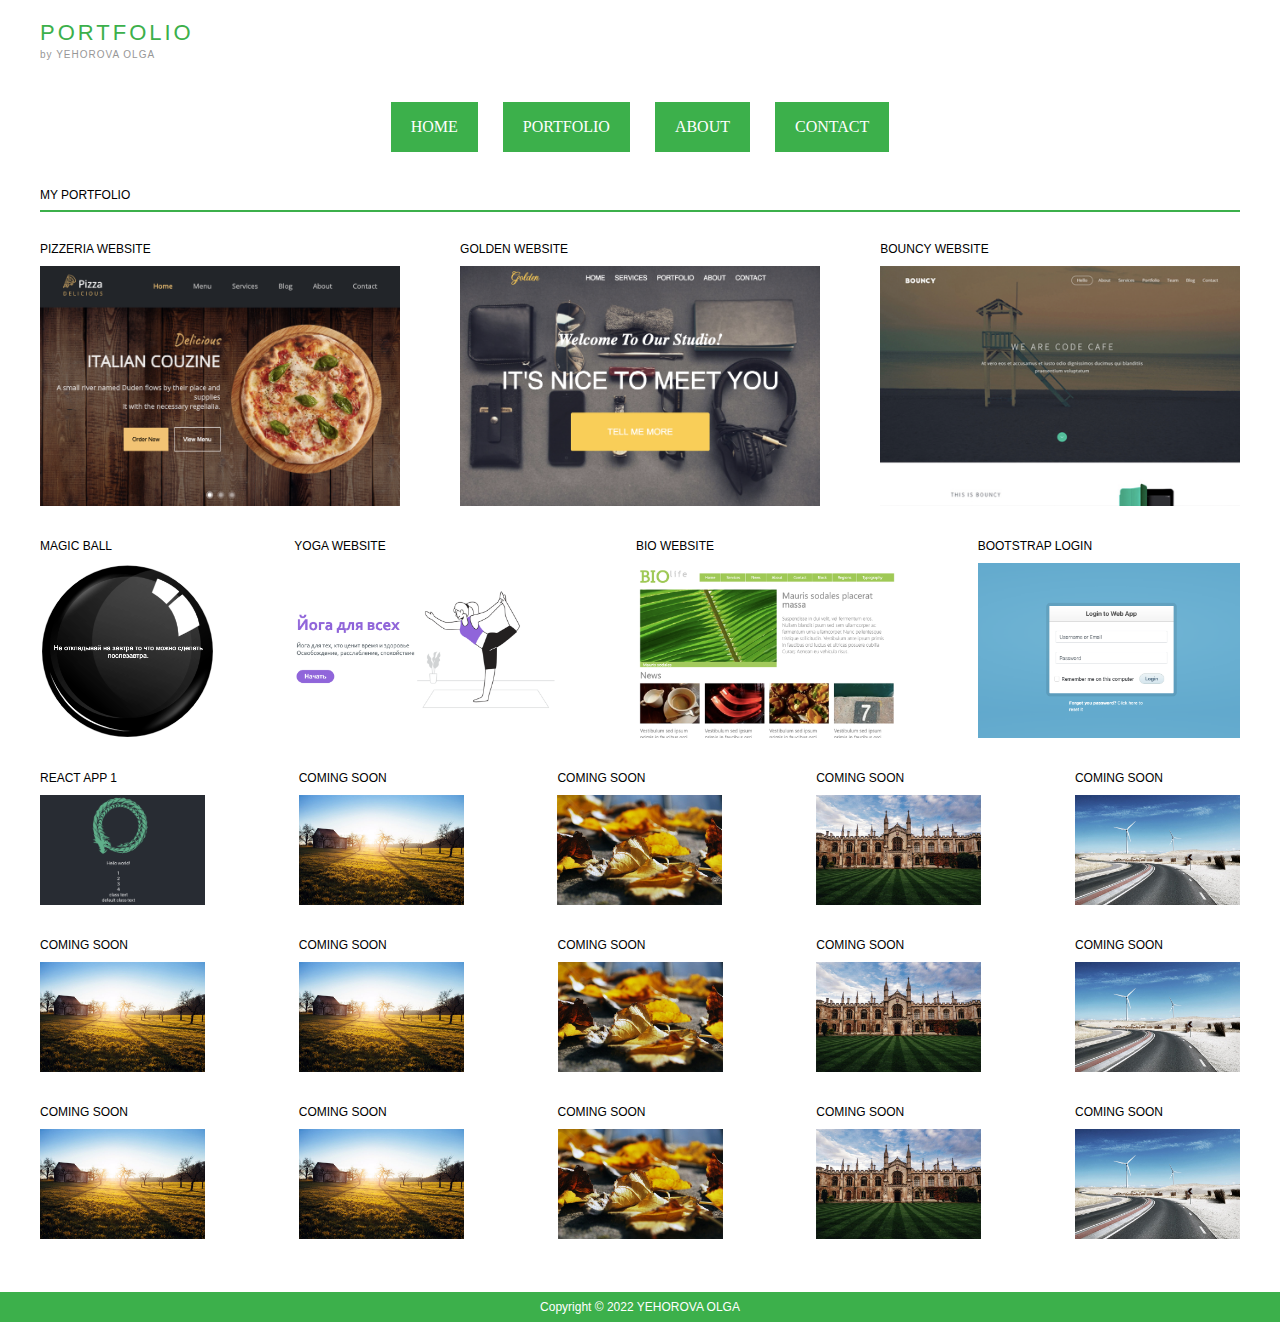
<file: index.html>
<!DOCTYPE html>
<html lang="en">
<head>
    <meta charset="UTF-8">
    <meta http-equiv="X-UA-Compatible" content="IE=edge">
    <meta name="viewport" content="width=device-width, initial-scale=1.0">
    <link rel="stylesheet" href="style.css">
    <title>Portfolio</title>
</head>
<body>
    <header class="container">
        <a href="/" class="logo">PORTFOLIO<br><span>by YEHOROVA OLGA</span></a>
        <nav>
            <a href="/">Home</a>
            <a href="/">Portfolio</a>
            <a href="/">About</a>
            <a href="/">Contact</a>
        </nav>
    </header>
    <main class="container">
        <h1>My portfolio</h1>
        <hr noshade>
        <section class="main-top">
            <div><h2>Pizzeria Website</h2>
            <a href="https://kelmore400.github.io/pizzeria/index.html">
                <img src="images/pizzeria-website.png" alt="Pizzeria Website">
            </a></div>
            <div><h2>Golden Website</h2>
            <a href="https://kelmore400.github.io/golden/golden-website.html">
                <img src="images/golden-website.png" alt="Golden Website">
            </a></div>
            <div><h2>Bouncy Website</h2>
            <a href="https://kelmore400.github.io/bouncy/bouncy-website.html">
                <img src="images/bouncy-website.png" alt="Bouncy Website">
            </a></div>
        </section>
        <section class="main-mid">
            <div><h2>Magic Ball</h2>
            <a href="https://kelmore400.github.io/magic-ball.html">
                <img src="images/magic-ball.png" alt="magic-ball">
            </a></div>
            <div><h2>Yoga Website</h2>
            <a href="https://kelmore400.github.io/yoga/index.html">
                <img src="images/yoga-website.png" alt="Yoga Website">
            </a></div>
            <div><h2>BIO Website</h2>
            <a href="https://kelmore400.github.io/bio/bio-website.html">
                <img src="images/bio-website.png" alt="BIO Website">
            </a></div>
            <div><h2>Bootstrap Login</h2>
            <a href="https://kelmore400.github.io/bootstrap/bootstrap-login.html">
                <img src="images/bootstrap-login.png" alt="Bootstrap Login">
            </a></div>
        </section>
        <section class="main-bot">
            <div><h2>React App 1</h2>
            <a href="https://kelmore400.github.io/react/1/src/App.js">
                <img src="images/react-1.png" alt="react 1">
            </a></div>
            <div><h2>Coming Soon</h2>
            <a href="#"><img src="images/image09.jpg" alt=""></a></div>
            <div><h2>Coming Soon</h2>
            <a href="#"><img src="images/image10.jpg" alt=""></a></div>
            <div><h2>Coming Soon</h2>
            <a href="#"><img src="images/image11.jpg" alt=""></a></div>
            <div><h2>Coming Soon</h2>
            <a href="#"><img src="images/image12.jpg" alt=""></a></div>
        </section>
        <section class="main-bot">
            <div><h2>Coming Soon</h2>
            <a href="#"><img src="images/image09.jpg" alt=""></a></div>
            <div><h2>Coming Soon</h2>
            <a href="#"><img src="images/image09.jpg" alt=""></a></div>
            <div><h2>Coming Soon</h2>
            <a href="#"><img src="images/image10.jpg" alt=""></a></div>
            <div><h2>Coming Soon</h2>
            <a href="#"><img src="images/image11.jpg" alt=""></a></div>
            <div><h2>Coming Soon</h2>
            <a href="#"><img src="images/image12.jpg" alt=""></a></div>
        </section>
        <section class="main-bot">
            <div><h2>Coming Soon</h2>
            <a href="#"><img src="images/image09.jpg" alt=""></a></div>
            <div><h2>Coming Soon</h2>
            <a href="#"><img src="images/image09.jpg" alt=""></a></div>
            <div><h2>Coming Soon</h2>
            <a href="#"><img src="images/image10.jpg" alt=""></a></div>
            <div><h2>Coming Soon</h2>
            <a href="#"><img src="images/image11.jpg" alt=""></a></div>
            <div><h2>Coming Soon</h2>
            <a href="#"><img src="images/image12.jpg" alt=""></a></div>
        </section>
    </main>
    <footer>Copyright &copy; 2022 YEHOROVA OLGA</footer>
</body>
</html>
</file>
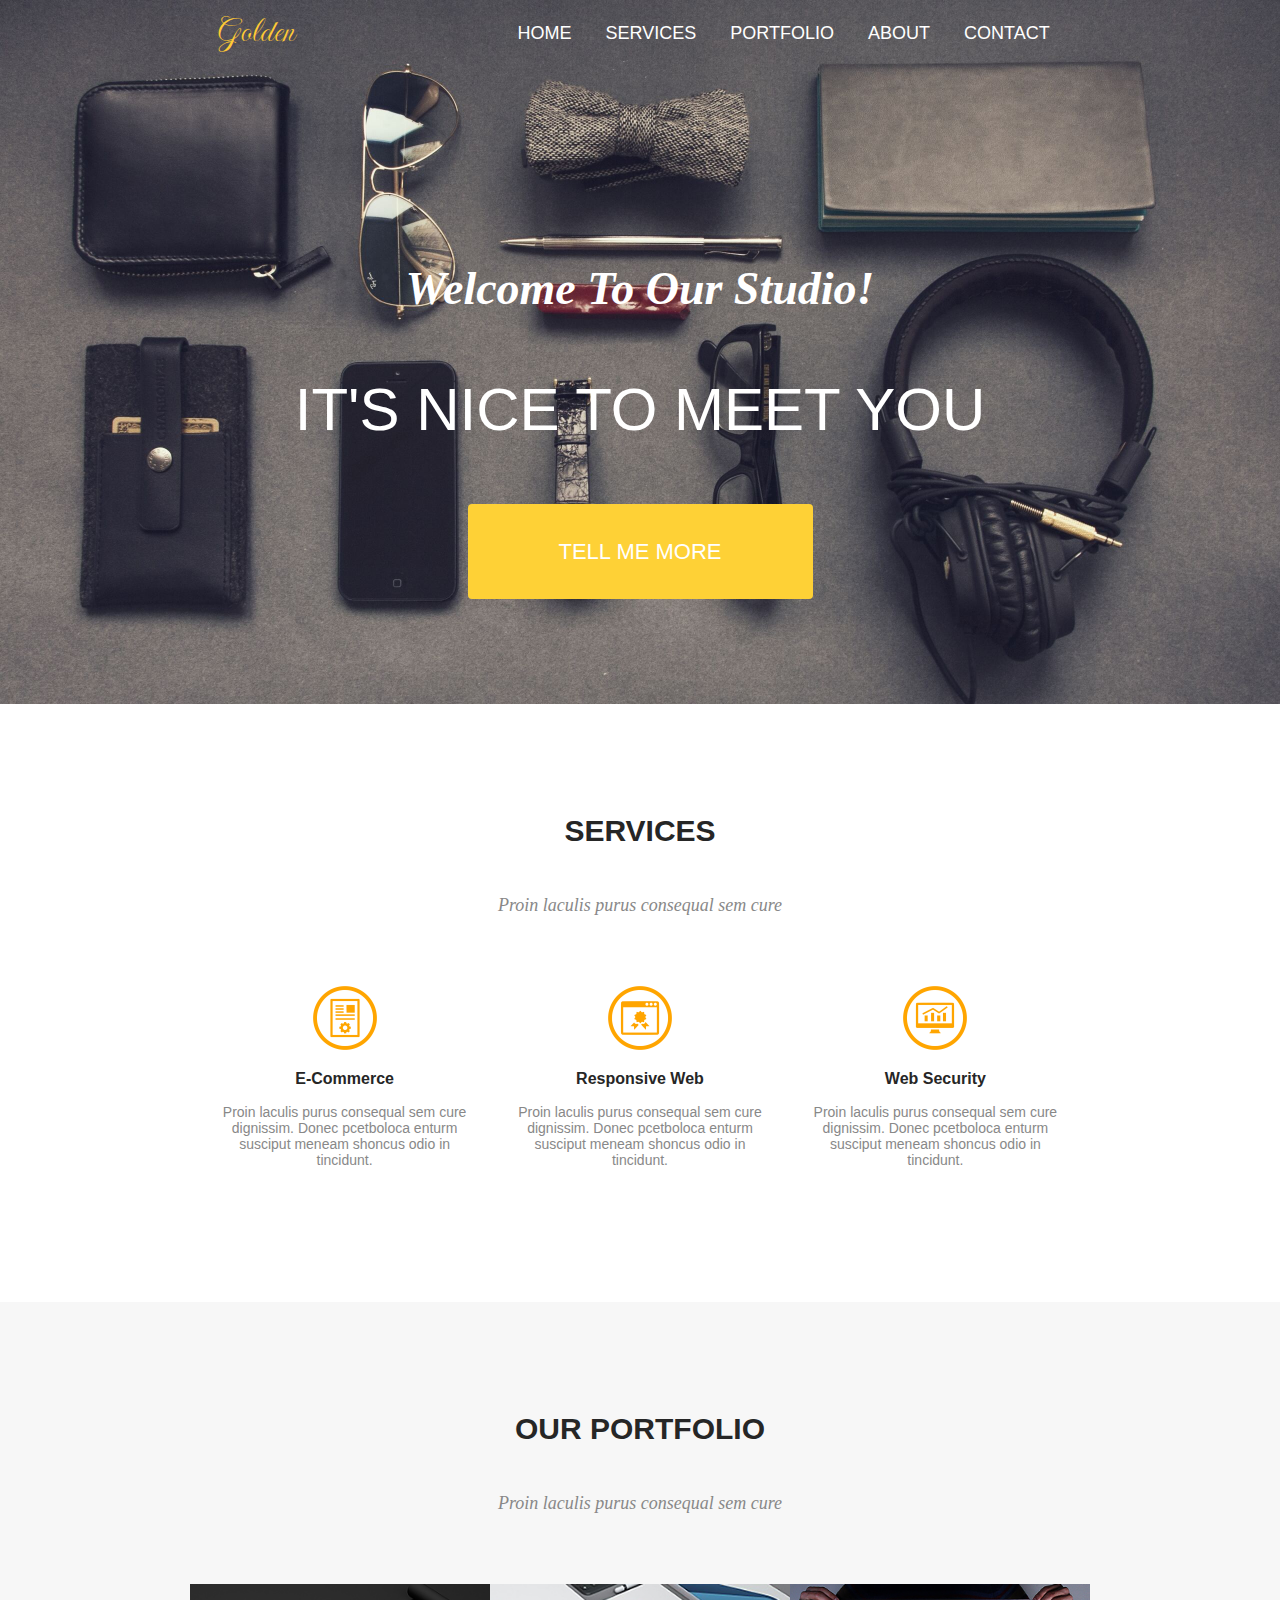
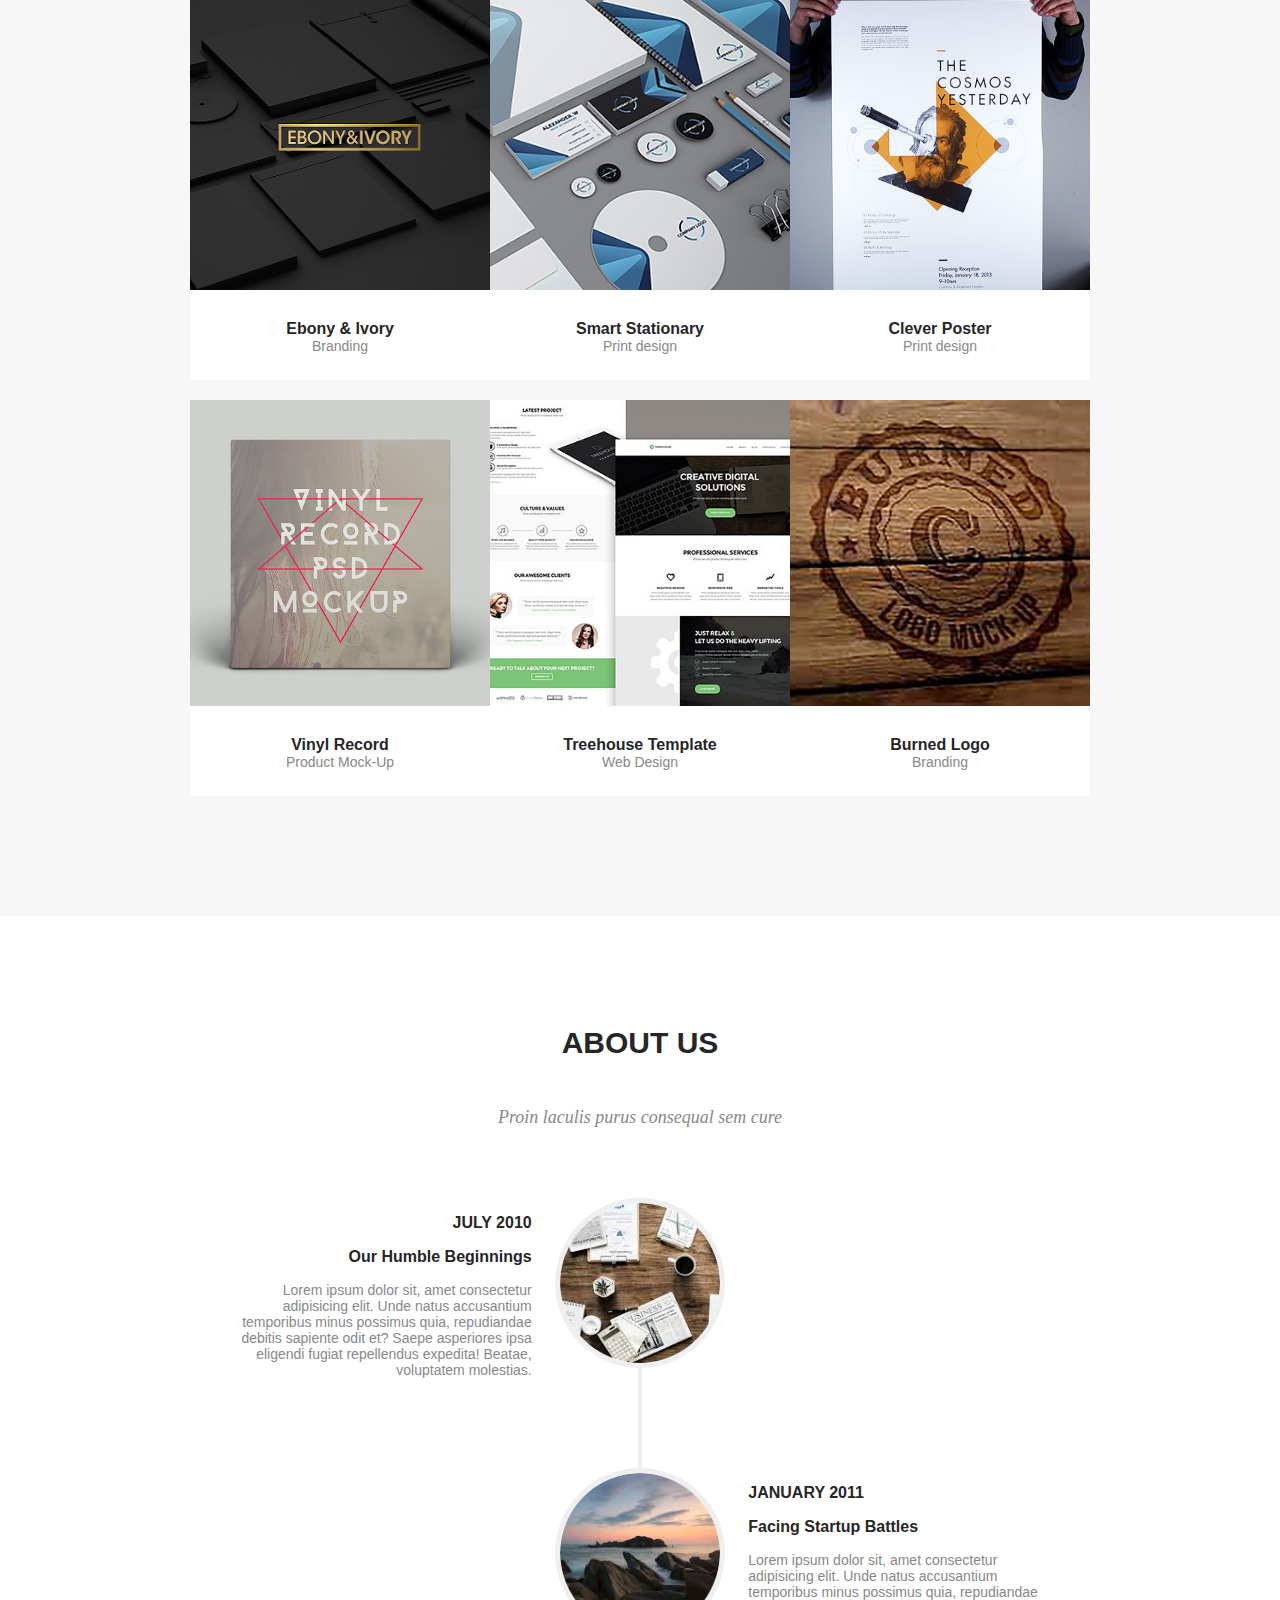
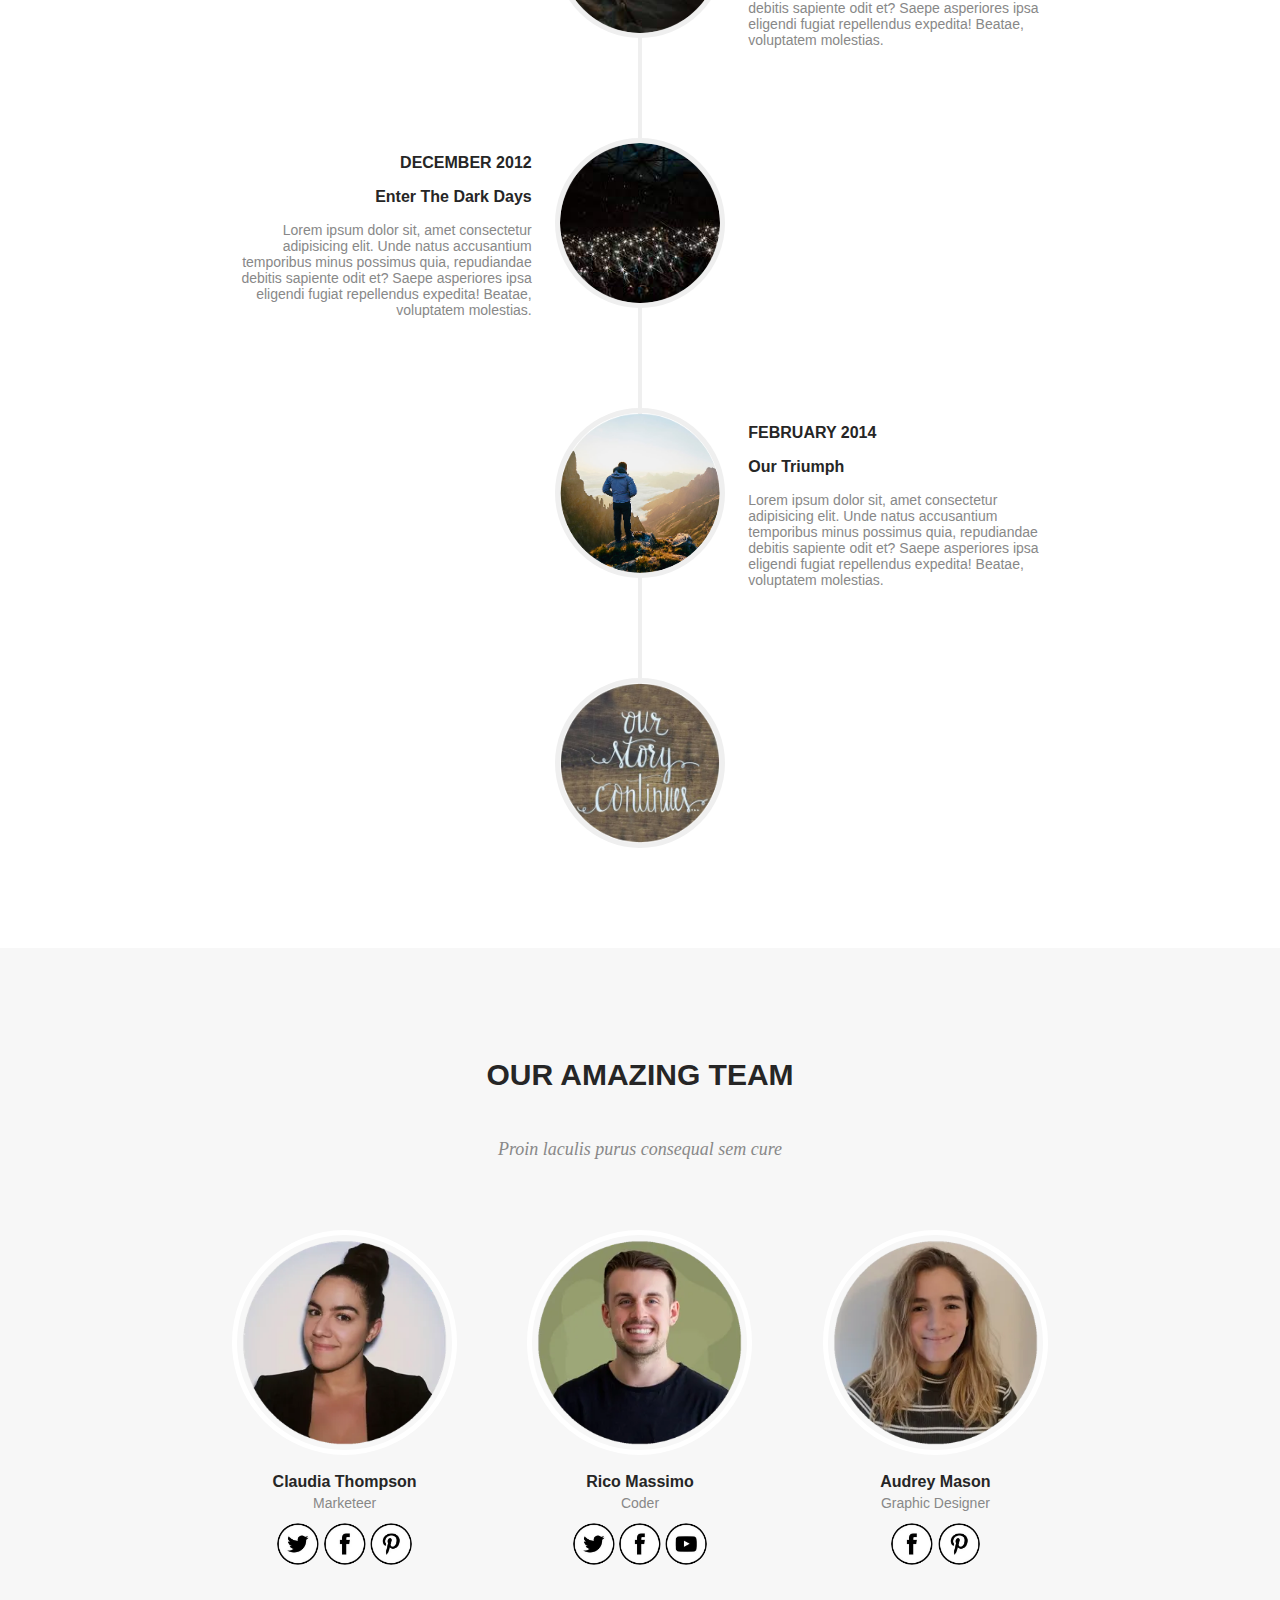
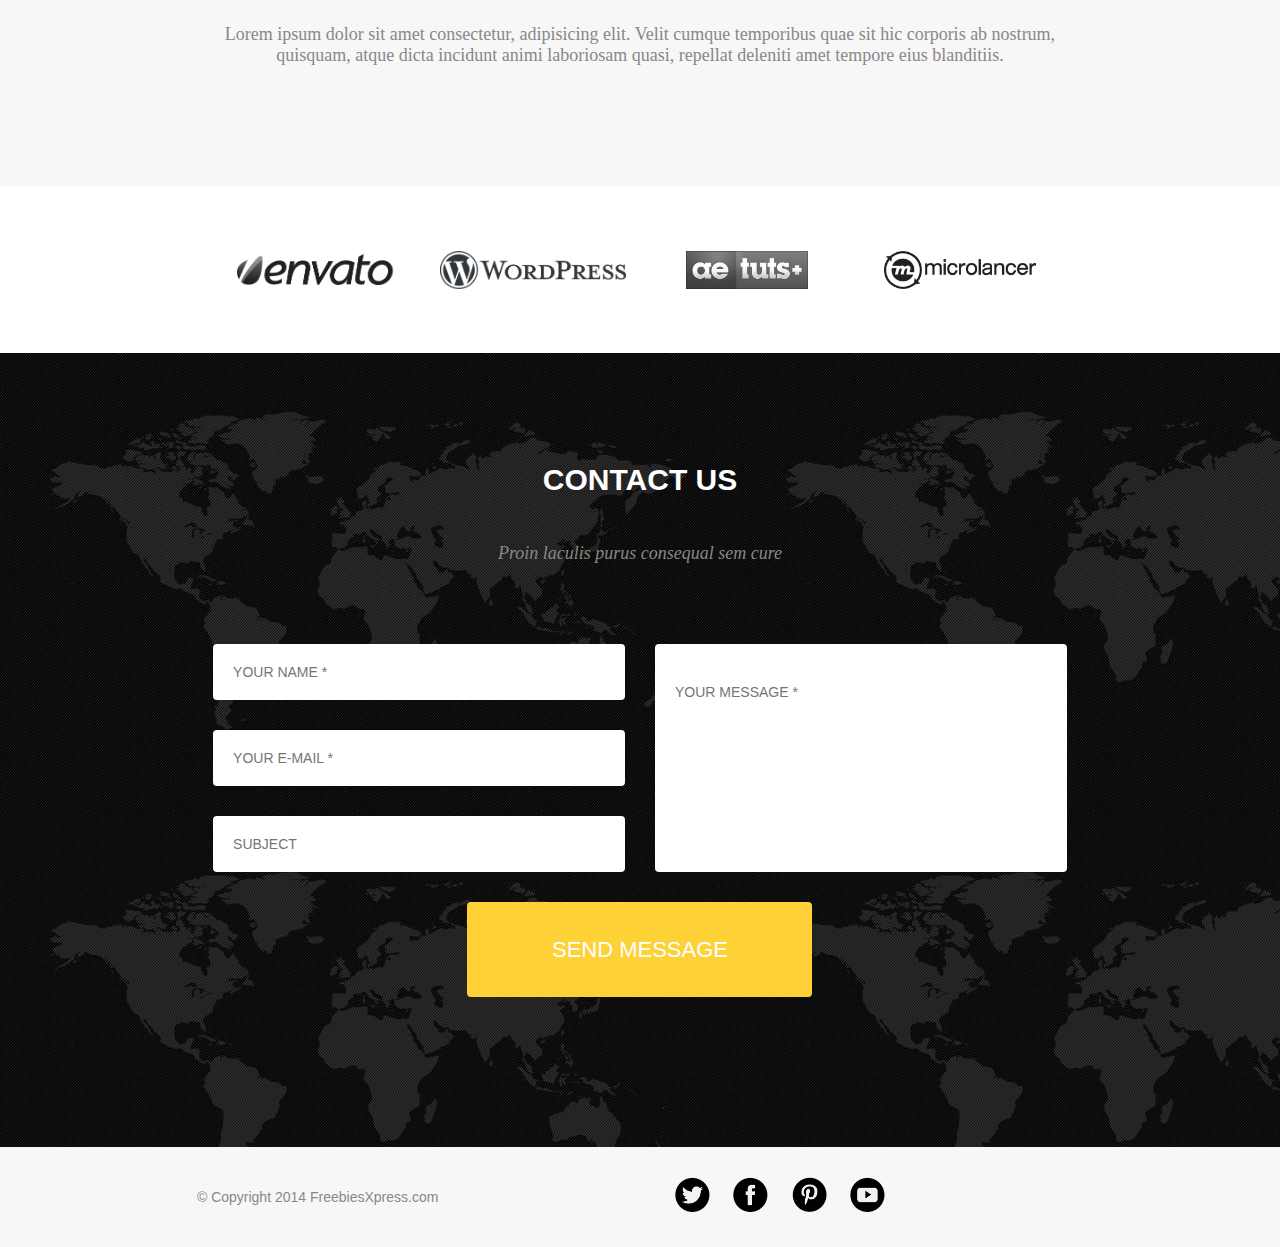
<file: golden/index.html>
<!DOCTYPE html>
<html lang="en">
<head>
    <meta charset="UTF-8">
    <meta http-equiv="X-UA-Compatible" content="IE=edge">
    <meta name="viewport" content="width=device-width, initial-scale=1.0">
    <link href="https://fonts.googleapis.com/css2?family=Imperial+Script&display=swap" rel="stylesheet">
    <link rel="stylesheet" href="style.css">
    <title>Document</title>
</head>
<body>
    <header>
        <nav>
            <div class="logo"><a href="#">Golden</a></div>
                <ul>
                    <li><a href="#">Home</a></li>
                    <li><a href="#">Services</a></li>
                    <li><a href="#">Portfolio</a></li>
                    <li><a href="#">About</a></li>
                    <li><a href="#">Contact</a></li>
                </ul>
        </nav>
            <h1>Welcome to our studio!</h1>
            <p>It's nice to meet you</p>
            <button onclick="location.href='#'" type="button">Tell me more</button>
    </header>
    <main>
        <section class="services">
            <h2>Services</h2>
            <h3>Proin laculis purus consequal sem cure</h3>
            <div class="benefits">
                <div class="ecommerce">
                    <img src="img/e-commerce.png" alt="ecommerce">
                    <p>E-Commerce</p>
                    <p>Proin laculis purus consequal sem cure dignissim. Donec pcetboloca enturm susciput meneam shoncus odio in tincidunt.</p>
                </div>
                <div class="responsive-web">
                    <img src="img/responsive-web.png" alt="responsive-web">
                    <p>Responsive Web</p>
                    <p>Proin laculis purus consequal sem cure dignissim. Donec pcetboloca enturm susciput meneam shoncus odio in tincidunt.</p>
                </div>
                <div class="web-security">
                    <img src="img/web-security.png" alt="web-security">
                    <p>Web Security</p>
                    <p>Proin laculis purus consequal sem cure dignissim. Donec pcetboloca enturm susciput meneam shoncus odio in tincidunt.</p>
                </div>
            </div>
        </section>
        <section class="portfolio">
            <h2>Our portfolio</h2>
            <h3>Proin laculis purus consequal sem cure</h3>
            <div class="portfolio-samples">
                <a href="#">
                    <img src="img/ebony.jpg" alt="ebony-and-ivory-branding">
                    <p>Ebony & Ivory</p>
                    <p>Branding</p>
                </a>
                <a href="#">
                    <img src="img/stationary.jpeg" alt="smart-stationary-print-design">
                    <p>Smart Stationary</p>
                    <p>Print design</p>
                </a>
                <a href="#">
                    <img src="img/poster.jpeg" alt="clever-poster-print-design">
                    <p>Clever Poster</p>
                    <p>Print design</p>
                </a>
                <a href="#">
                    <img src="img/vinyl.jpeg" alt="vinyl-record-product-mock-up">
                    <p>Vinyl Record</p>
                    <p>Product Mock-Up</p>
                </a>
                <a href="#">
                    <img src="img/treehouse.jpeg" alt="treehouse-template-web-design">
                    <p>Treehouse Template</p>
                    <p>Web Design</p>
                </a>
                <a href="#">
                    <img src="img/burned.jpeg" alt="burned-logo-branding">
                    <p>Burned Logo</p>
                    <p>Branding</p>
                </a>
            </div>
        </section>
        <section class="about">
            <h2>About us</h2>
            <h3>Proin laculis purus consequal sem cure</h3>
            <div class="story">
                <img src="img/slide-1.png" alt="slide-1" class="slide-1">
                <div class="left-side">
                    <p>JULY 2010</p>
                    <p>Our Humble Beginnings</p>
                    <p>Lorem ipsum dolor sit, amet consectetur adipisicing elit. Unde natus accusantium temporibus minus possimus quia, repudiandae debitis sapiente odit et? Saepe asperiores ipsa eligendi fugiat repellendus expedita! Beatae, voluptatem molestias.</p>
                </div>
                <img src="img/slide-2.png" alt="slide-2" class="slide-2">
                <div class="right-side">
                    <p>JANUARY 2011</p>
                    <p>Facing Startup Battles</p>
                    <p>Lorem ipsum dolor sit, amet consectetur adipisicing elit. Unde natus accusantium temporibus minus possimus quia, repudiandae debitis sapiente odit et? Saepe asperiores ipsa eligendi fugiat repellendus expedita! Beatae, voluptatem molestias.</p>
                </div>
                <img src="img/slide-3.png" alt="slide-3" class="slide-3">
                <div class="left-side">
                    <p>DECEMBER 2012</p>
                    <p>Enter The Dark Days</p>
                    <p>Lorem ipsum dolor sit, amet consectetur adipisicing elit. Unde natus accusantium temporibus minus possimus quia, repudiandae debitis sapiente odit et? Saepe asperiores ipsa eligendi fugiat repellendus expedita! Beatae, voluptatem molestias.</p>
                </div>
                <img src="img/slide-4.png" alt="slide-4" class="slide-4">
                <div class="right-side">
                    <p>FEBRUARY 2014</p>
                    <p>Our Triumph</p>
                    <p>Lorem ipsum dolor sit, amet consectetur adipisicing elit. Unde natus accusantium temporibus minus possimus quia, repudiandae debitis sapiente odit et? Saepe asperiores ipsa eligendi fugiat repellendus expedita! Beatae, voluptatem molestias.</p>
                </div>
                <img src="img/slide-5.png" alt="slide-5" class="slide-5">
            </div>
        </section>
        <section class="team">
            <h2>Our amazing team</h2>
            <h3>Proin laculis purus consequal sem cure</h3>
            <div class="persons">
                <div class="member">
                    <img src="img/claudia.webp" alt="claudia">
                    <p>Claudia Thompson</p>
                    <p>Marketeer</p>
                    <a href="#" class="social"><img src="img/twitter.png" alt="twitter"></a>
                    <a href="#" class="social"><img src="img/facebook.png" alt="facebook"></a>
                    <a href="#" class="social"><img src="img/pinterest.png" alt="pinterest"></a>
                </div>
                <div class="member">
                    <img src="img/rico.webp" alt="rico">
                    <p>Rico Massimo</p>
                    <p>Coder</p>
                    <a href="#" class="social"><img src="img/twitter.png" alt="twitter"></a>
                    <a href="#" class="social"><img src="img/facebook.png" alt="facebook"></a>
                    <a href="#" class="social"><img src="img/youtube.png" alt="youtube"></a>
                </div>
                <div class="member">
                    <img src="img/audrey.webp" alt="audrey">
                    <p>Audrey Mason</p>
                    <p>Graphic Designer</p>
                    <a href="#" class="social"><img src="img/facebook.png" alt="facebook"></a>
                    <a href="#" class="social"><img src="img/pinterest.png" alt="pinterest"></a>
                </div>
                <p class="desc">Lorem ipsum dolor sit amet consectetur, adipisicing elit. Velit cumque temporibus quae sit hic corporis ab nostrum, quisquam, atque dicta incidunt animi laboriosam quasi, repellat deleniti amet tempore eius blanditiis.</p>
            </div>
        </section>
        <section class="tools">
                <a href="#" class="envato"><img src="img/envato.png" alt="envato" height="26px"></a>
                <a href="#" class="wordpress"><img src="img/wordpress.png" alt="wordpress" height="36px"></a>
                <a href="#" class="ae-tuts"><img src="img/ae-tuts.png" alt="ae-tuts" height="36px"></a>
                <a href="#" class="microlancer"><img src="img/microlancer.png" alt="microlancer" height="38px"></a>
        </section>
        <section class="contact">
            <h2>Contact us</h2>
            <h3>Proin laculis purus consequal sem cure</h3>
            <form id="contact">
                <input type="text" name="name" placeholder="Your name *" required>
                <input type="email" name="email" placeholder="Your e-mail *" required>
                <input type="text" name="subject" placeholder="Subject">
                <textarea name="message" id="message" cols="30" rows="10" placeholder="Your message *" required></textarea>
                <input type="submit" value="Send message">
            </form>
            
        </section>
    </main>
    <footer>
        <p>© Copyright 2014 FreebiesXpress.com</p>
        <div>
            <img src="img/twitter-black.png" alt="twitter">
            <img src="img/facebook-black.png" alt="facebook">
            <img src="img/pinterest-black.png" alt="pinterest">
            <img src="img/youtube-black.png" alt="youtube">
        </div>
    </footer>
</body>
</html>
</file>
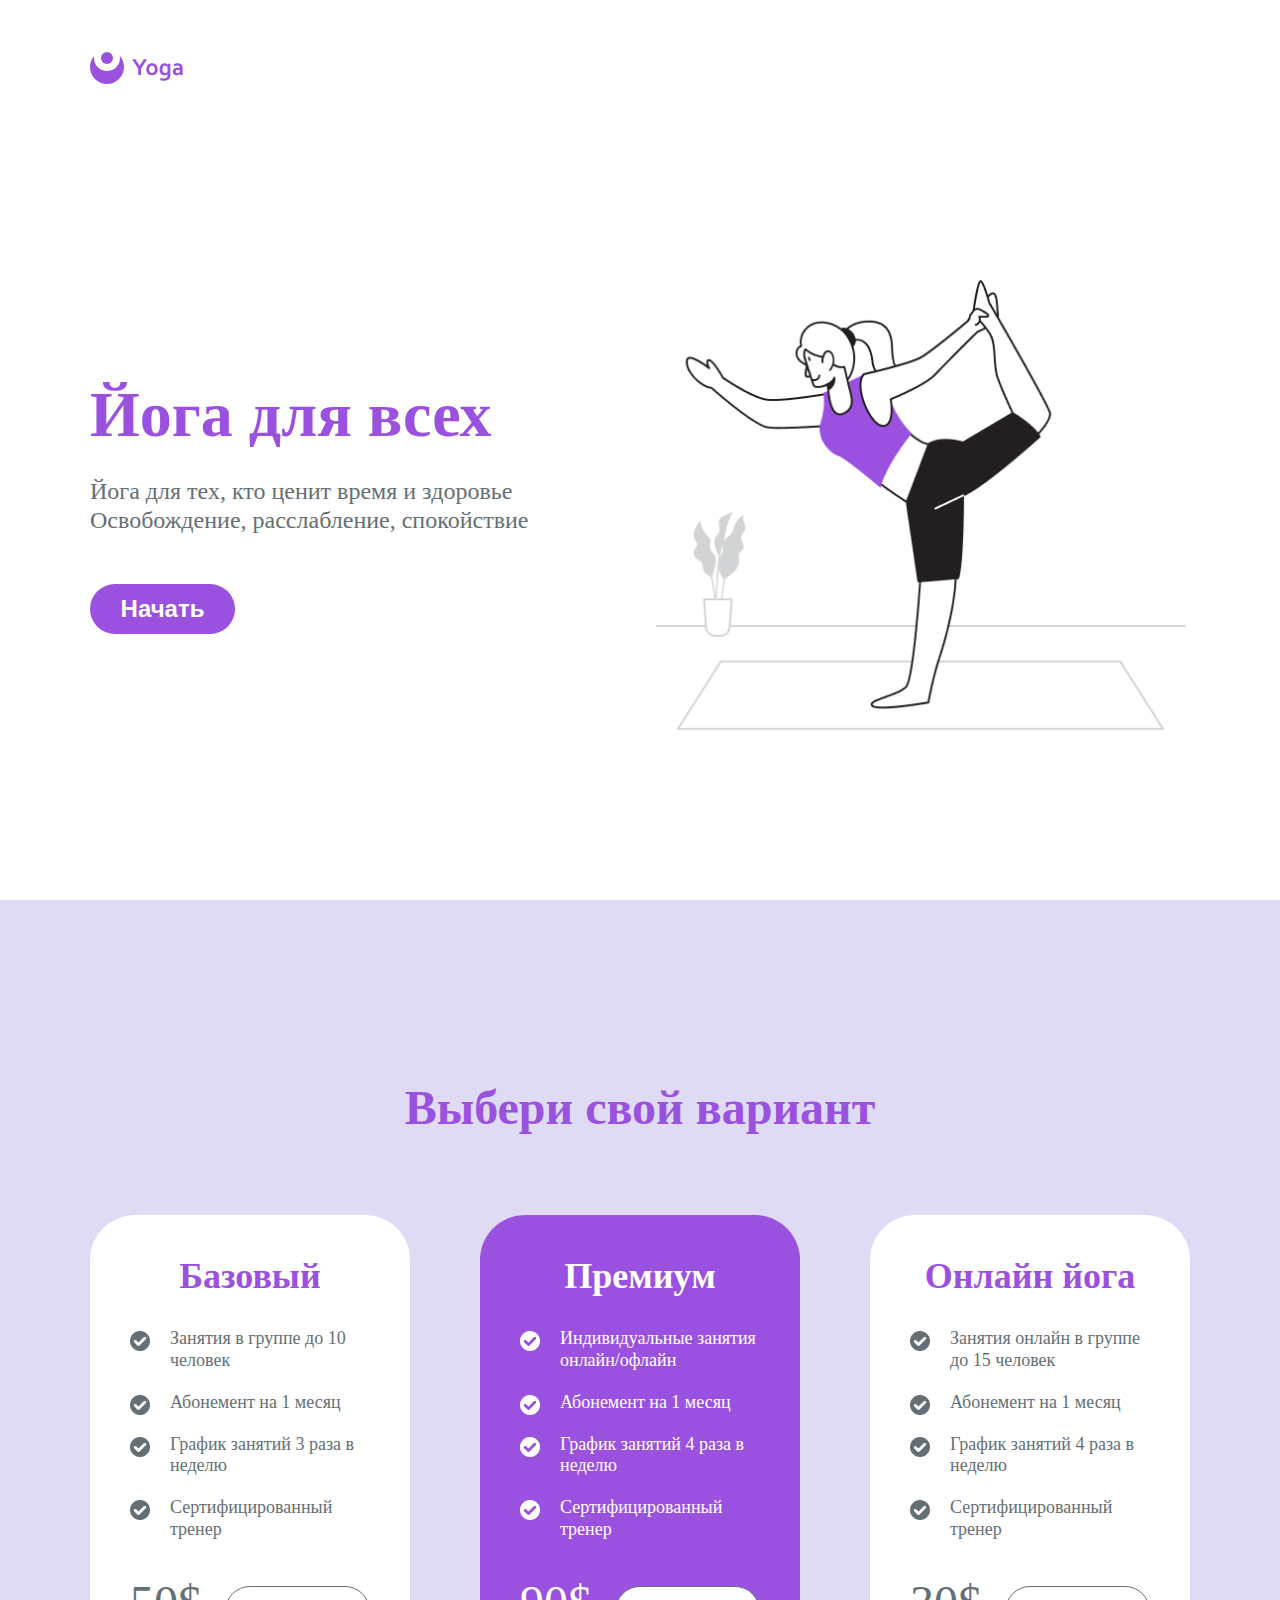
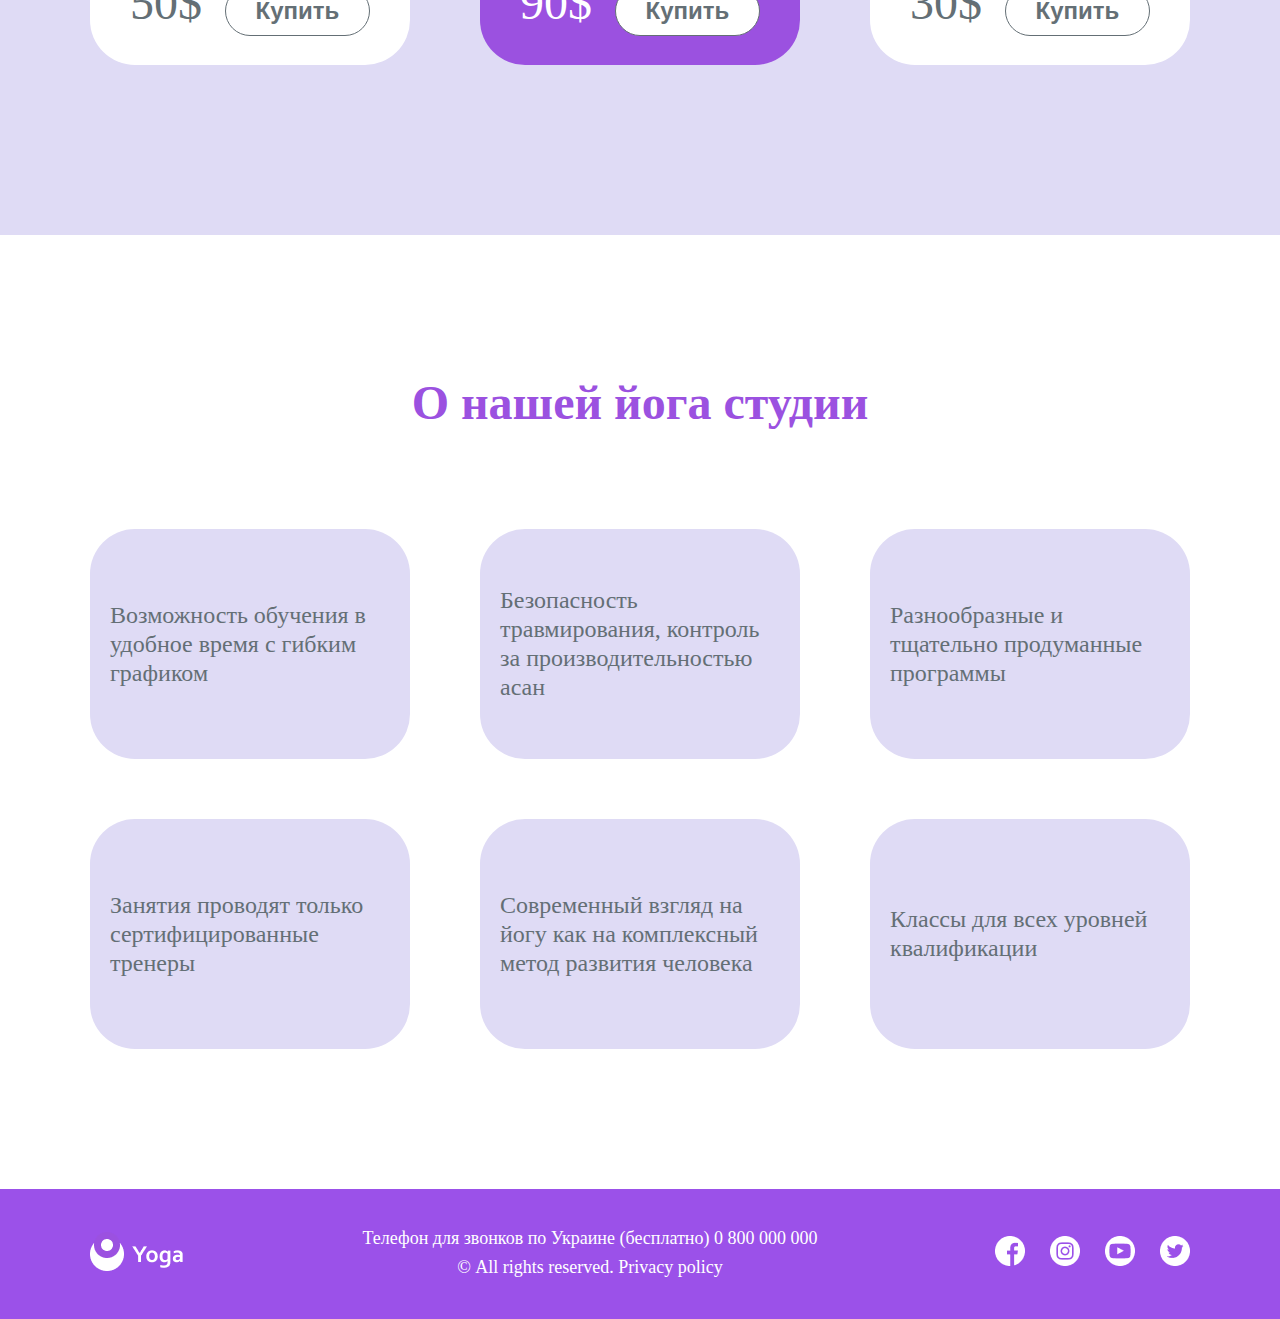
<file: yoga/index.html>
<!DOCTYPE html>
<html lang="en">
    <head>
    <meta charset="utf-8">
    <meta http-equiv="X-Ua-Compatible" content="IE=edge">
    <meta name="viewport" content="width=device-width, initial-scale=1.0">
    <title>Document</title>
    <link href="style.css" rel="stylesheet">
    </head>
<body>
    <header>
        <div class="container"><a href="/" class="logo"><img src="images/logo.svg" alt="logo"></a>
            <div class="main-top">
                <div class="main-text">
                    <h1>Йога для всех</h1>
                    <p>Йога для тех, кто ценит время и здоровье <br>
                    Освобождение, расслабление, спокойствие</p>
                    <button>Начать</button>
                </div>
                <div class="main-bg"></div>
            </div>
        </div>
    </header>
    <main>
        <section class="section-price">
            <h2>Выбери свой вариант</h2>
                <div class="container prices">
                <div class="card">
                <h3>Базовый</h3>
                <ul>
                    <li>Занятия в группе до 10 человек</li>
                    <li>Абонемент на 1 месяц</li>
                    <li>График занятий 3 раза в неделю</li>
                    <li>Сертифицированный тренер</li>
                </ul>
                <div class="card-price"><span>50$</span><button>Купить</button></div>
                </div>
                <div class="card premium">
                <h3>Премиум</h3>
                <ul>
                    <li>Индивидуальные занятия онлайн/офлайн</li>
                    <li>Абонемент на 1 месяц</li>
                    <li>График занятий 4 раза в неделю</li>
                    <li>Сертифицированный тренер</li>
                </ul>
                <div class="card-price"><span>90$</span><button>Купить</button></div>
                </div>
                <div class="card">
                <h3>Онлайн йога</h3>
                <ul>
                    <li>Занятия онлайн в группе до 15 человек</li>
                    <li>Абонемент на 1 месяц</li>
                    <li>График занятий 4 раза в неделю</li>
                    <li>Сертифицированный тренер</li>
                </ul>
                <div class="card-price"><span>30$</span><button>Купить</button></div>
                </div>
                </div>
            </div>
        </section>
        <section class="section-about">
            <h2>О нашей йога студии</h2>
            <div class="container card-about">
            <div class="about"><p>Возможность обучения в удобное время с гибким графиком</p></div>
            <div class="about"><p>Безопасность травмирования, контроль за производительностью асан</p></div>
            <div class="about"><p>Разнообразные и тщательно продуманные программы</p></div>
            <div class="about"><p>Занятия проводят только сертифицированные тренеры</p></div>
            <div class="about"><p>Современный взгляд на йогу как на комплексный метод развития человека</p></div>
            <div class="about"><p>Классы для всех уровней квалификации</p></div>
            </div>
    </main>
    <footer>
        <div class="container section-footer">
        <div><a href="#"><img src="images/logo-bot.png"></a></div>
        <div><p>Телефон для звонков по Украине (бесплатно) 0 800 000 000 <br>
            © All rights reserved. Privacy policy</p></div>
        <div class="social-icons"><a href="#"><img src="images/facebook 1.png"></a><a href="#"><img src="images/instagram 1.png"></a><a href="#"><img src="images/youtube 1.png"></a><a href="#"><img src="images/twitter 1.png"></a></div>
        </div>
    </footer>
</body>
</html>
</file>
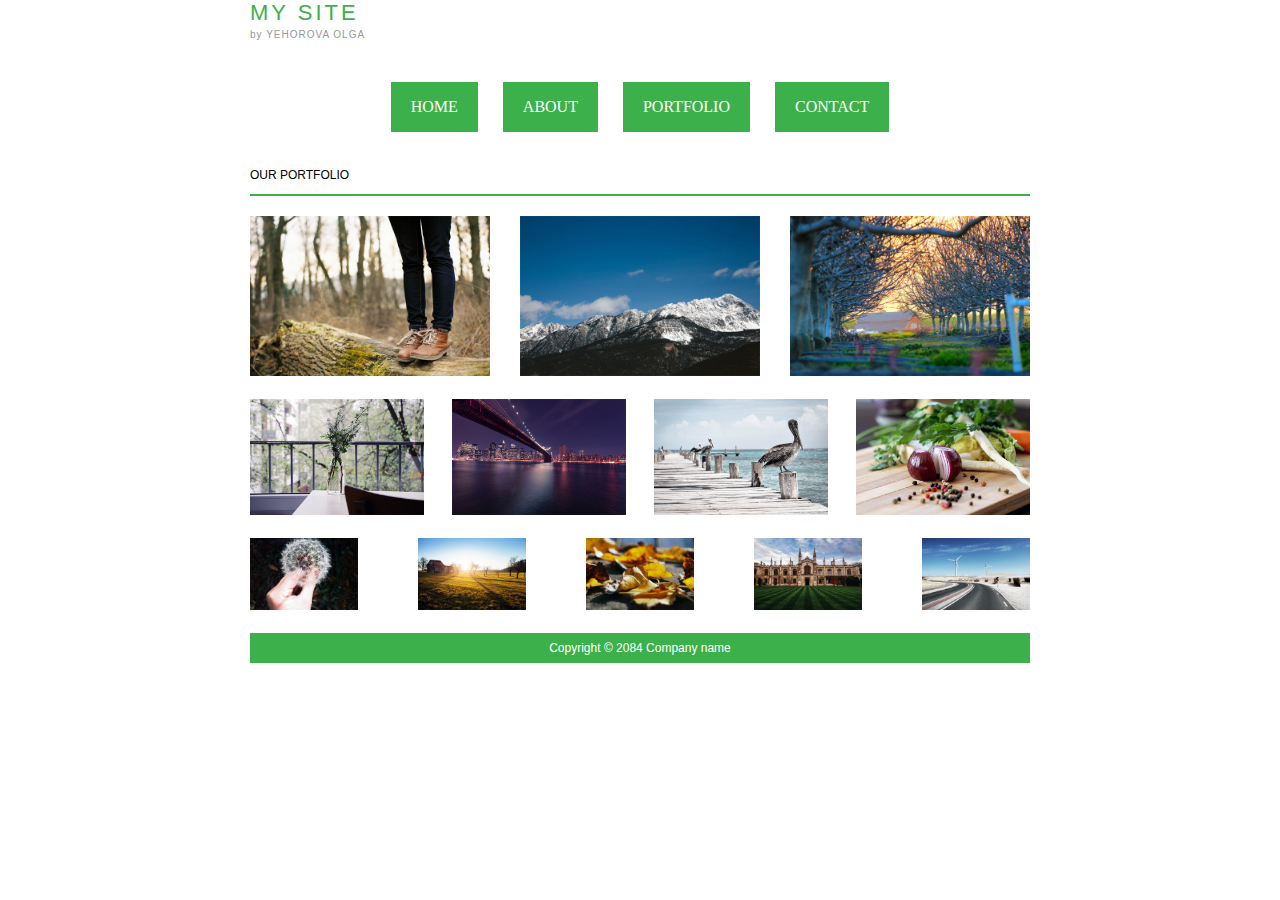
<file: Homework. Lesson 7. Task 3.html>
<!DOCTYPE html>
<html lang="en">
<head>
    <meta charset="UTF-8">
    <meta http-equiv="X-UA-Compatible" content="IE=edge">
    <meta name="viewport" content="width=device-width, initial-scale=1.0">
    <link rel="stylesheet" href="style2.css">
    <title>Task 3</title>
</head>
<body>
    <header class="container">
        <a href="/" class="logo">MY SITE<br><span>by YEHOROVA OLGA</span></a>
        <nav>
            <a href="#">Home</a>
            <a href="#">About</a>
            <a href="#">Portfolio</a>
            <a href="#">Contact</a>
        </nav>
    </header>
    <main class="container">
        <p>Our portfolio</p>
        <hr noshade>
        <section class="main-top">
            <a href="#"><img src="images/image01.jpg" alt=""></a><a href="#"><img src="images/image02.jpg" alt=""></a><a href="#"><img src="images/image03.jpg" alt=""></a>
        </section>
        <section class="main-mid">
            <a href="#"><img src="images/image04.jpg" alt=""></a><a href="#"><img src="images/image05.jpg" alt=""></a><a href="#"><img src="images/image06.jpg" alt=""></a><a href="#"><img src="images/image07.jpg" alt=""></a>
        </section>
        <section class="main-bot">
            <a href="#"><img src="images/image08.jpg" alt=""></a><a href="#"><img src="images/image09.jpg" alt=""></a><a href="#"><img src="images/image10.jpg" alt=""></a><a href="#"><img src="images/image11.jpg" alt=""></a><a href="#"><img src="images/image12.jpg" alt=""></a>
        </section>
    </main>
    <footer class="container">Copyright &copy; 2084 Company name</footer>
</body>
</html>
</file>
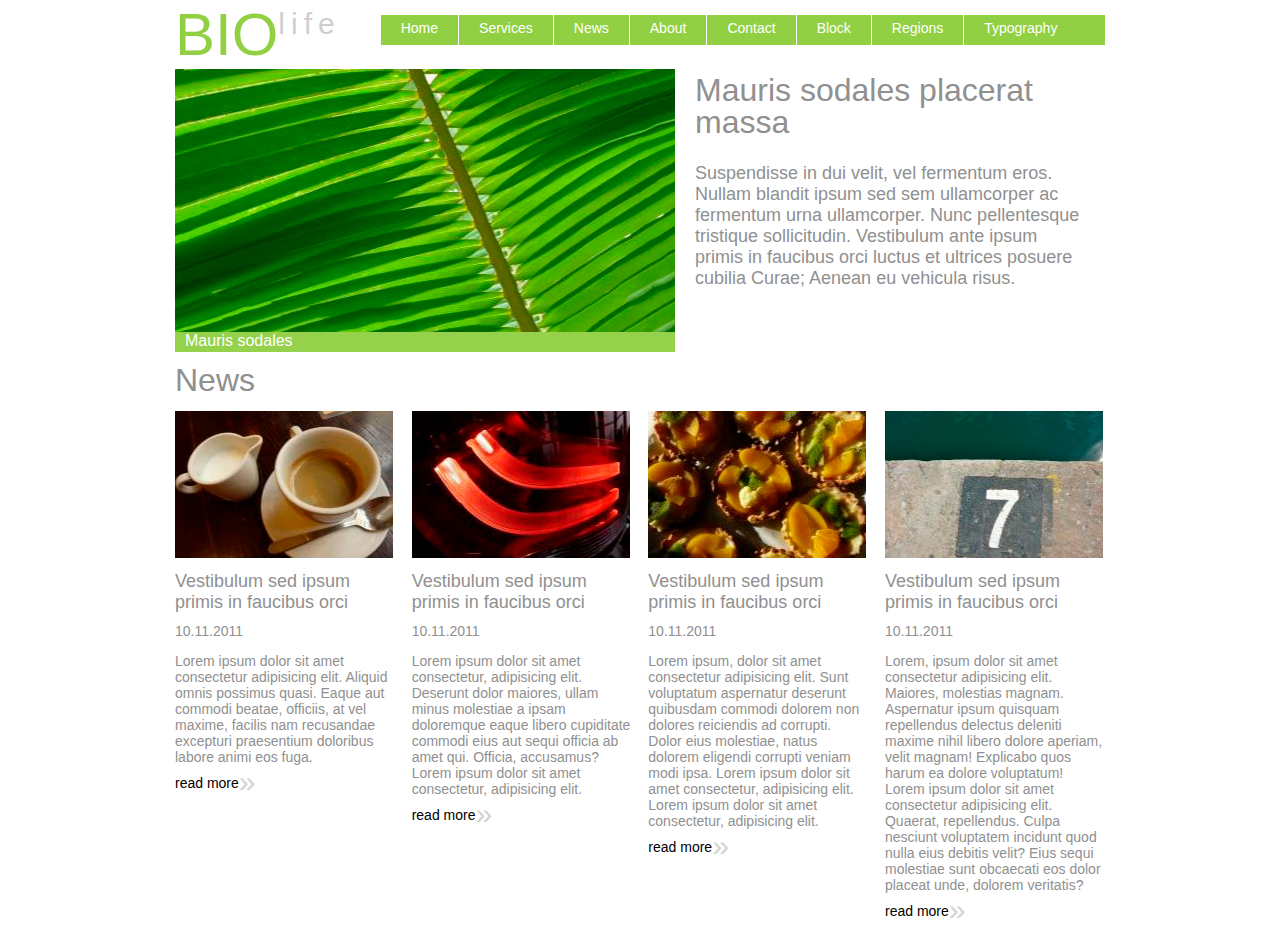
<file: bio/bio-website.html>
<!DOCTYPE html>
<html lang="en">
<head>
    <meta charset="UTF-8">
    <meta http-equiv="X-UA-Compatible" content="IE=edge">
    <meta name="viewport" content="width=device-width, initial-scale=1.0">
    <link rel="stylesheet" href="style.css">
    <title>BIO Website</title>
</head>
<body>
    <header class="container">
        <a href="/" class="logo">BIO<span>life</span></a>
        <nav>
            <a href="#">Home</a>
            <a href="#">Services</a>
            <a href="#">News</a>
            <a href="#">About</a>
            <a href="#">Contact</a>
            <a href="#">Block</a>
            <a href="#">Regions</a>
            <a href="#">Typography</a>
        </nav>
    </header>
    <main class="container">
        <section class="main-top">
            <figure>
                <img src="images/img011.png" width="500" height="280" alt="Leef">
                <figcaption>Mauris sodales</figcaption>
            </figure>
            <div class="main-tx">
                <h1>Mauris sodales placerat massa</h1>
                <p>Suspendisse in dui velit, vel fermentum eros. <br>
                    Nullam blandit ipsum sed sem ullamcorper ac fermentum urna ullamcorper. Nunc pellentesque tristique sollicitudin. Vestibulum ante ipsum primis in faucibus orci luctus et ultrices posuere cubilia Curae; Aenean eu vehicula risus.</p>
            </div>            
        </section>
        <h2>News</h2>
        <section class="main-bot">
            <article>
                <img src="images/img_01.png" alt="1">
                <h3>Vestibulum sed ipsum primis in faucibus orci</h3>
                <time datetime="2011-10-11">10.11.2011</time>
                <p>Lorem ipsum dolor sit amet consectetur adipisicing elit. Aliquid omnis possimus quasi. Eaque aut commodi beatae, officiis, at vel maxime, facilis nam recusandae excepturi praesentium doloribus labore animi eos fuga.</p>
                <a href="#">read more<span>&raquo;</span></a>
            </article>
            <article>
                <img src="images/img_02.png" alt="2">
                <h3>Vestibulum sed ipsum primis in faucibus orci</h3>
                <time datetime="2011-10-11">10.11.2011</time>
                <p>Lorem ipsum dolor sit amet consectetur, adipisicing elit. Deserunt dolor maiores, ullam minus molestiae a ipsam doloremque eaque libero cupiditate commodi eius aut sequi officia ab amet qui. Officia, accusamus? Lorem ipsum dolor sit amet consectetur, adipisicing elit.</p>
                <a href="#">read more<span>&raquo;</span></a>
            </article>
            <article>
                <img src="images/img_03.png" alt="3">
                <h3>Vestibulum sed ipsum primis in faucibus orci</h3>
                <time datetime="2011-10-11">10.11.2011</time>
                <p>Lorem ipsum, dolor sit amet consectetur adipisicing elit. Sunt voluptatum aspernatur deserunt quibusdam commodi dolorem non dolores reiciendis ad corrupti. Dolor eius molestiae, natus dolorem eligendi corrupti veniam modi ipsa. Lorem ipsum dolor sit amet consectetur, adipisicing elit. Lorem ipsum dolor sit amet consectetur, adipisicing elit.</p>
                <a href="#">read more<span>&raquo;</span></a>
            </article>
            <article>
                <img src="images/img_04.png" alt="4">
                <h3>Vestibulum sed ipsum primis in faucibus orci</h3>
                <time datetime="2011-10-11">10.11.2011</time>
                <p>Lorem, ipsum dolor sit amet consectetur adipisicing elit. Maiores, molestias magnam. Aspernatur ipsum quisquam repellendus delectus deleniti maxime nihil libero dolore aperiam, velit magnam! Explicabo quos harum ea dolore voluptatum! Lorem ipsum dolor sit amet consectetur adipisicing elit. Quaerat, repellendus. Culpa nesciunt voluptatem incidunt quod nulla eius debitis velit? Eius sequi molestiae sunt obcaecati eos dolor placeat unde, dolorem veritatis?</p>
                <a href="#">read more<span>&raquo;</span></a>
            </article>
        </section>
    </main>
</body>
</html>
</file>
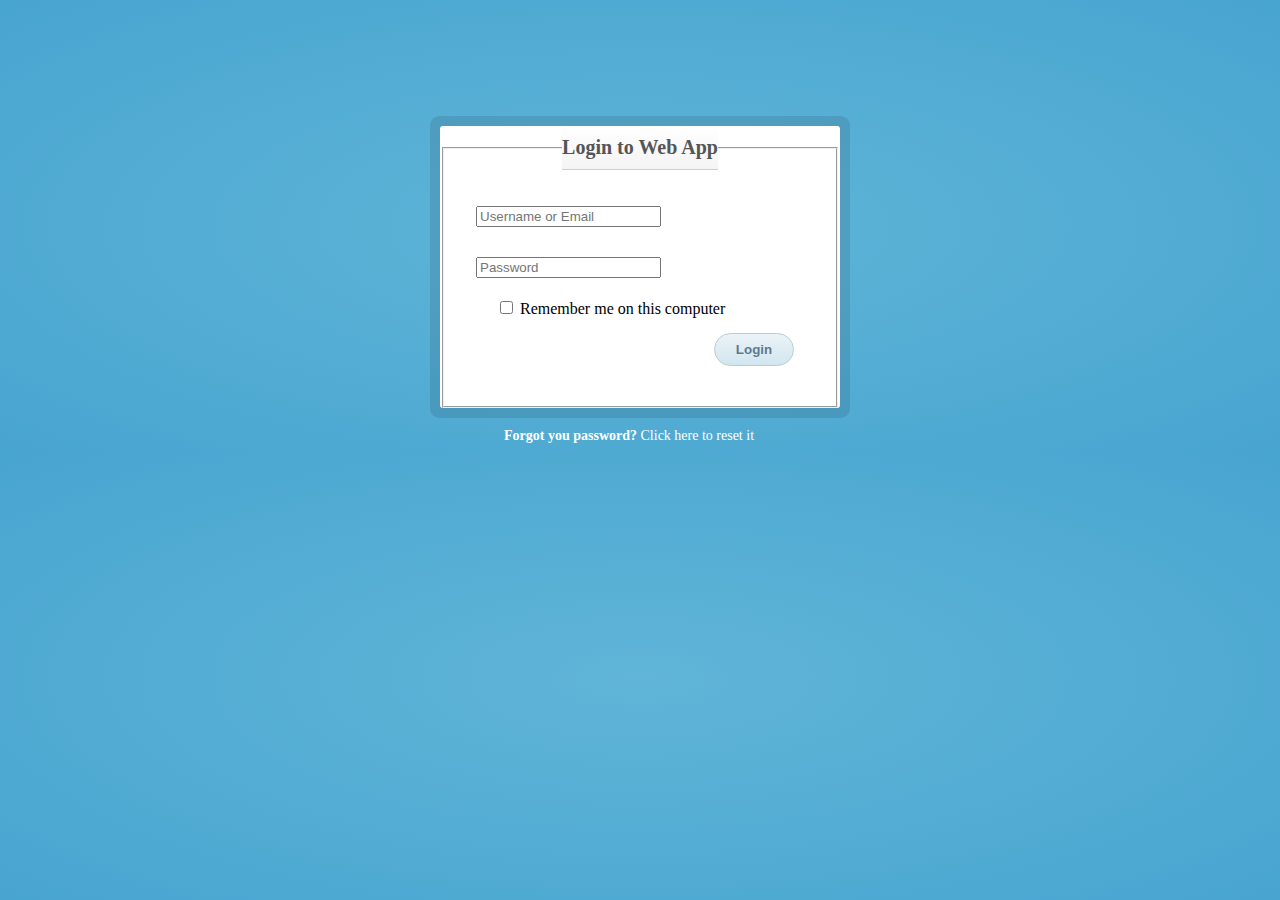
<file: bootstrap/bootstrap-login.html>
<!DOCTYPE html>
<html lang="en">
<head>
    <meta charset="UTF-8">
    <link href="style.css" rel="stylesheet">
    <title>Bootstrap Login</title>
    <link href="https://cdn.jsdelivr.net/npm/bootstrap@5.1.3/dist/css/bootstrap.min.css" rel="stylesheet" integrity="sha384-1BmE4kWBq78iYhFldvKuhfTAU6auU8tT94WrHftjDbrCEXSU1oBoqyl2QvZ6jIW3" crossorigin="anonymous">
</head>
<body>
    <form>
        <fieldset>
            <legend>Login to Web App</legend>
        <div class="mb-3">
          <input type="email" class="form-control" placeholder="Username or Email">
        </div>
        <div class="mb-3">
          <input type="password" class="form-control" placeholder="Password">
        </div>
        <div class="mb-3 form-check">
          <input type="checkbox" class="form-check-input" id="remember-me">
          <label class="form-check-label" for="remember-me">Remember me on this computer</label>
        </div>
        <button type="login" class="btn btn-primary">Login</button>
        </fieldset>
      </form>
      <div class="forgot"><a href="#"><span>Forgot you password?</span> Click here to reset it</a></div>
</body>
</html>
</file>
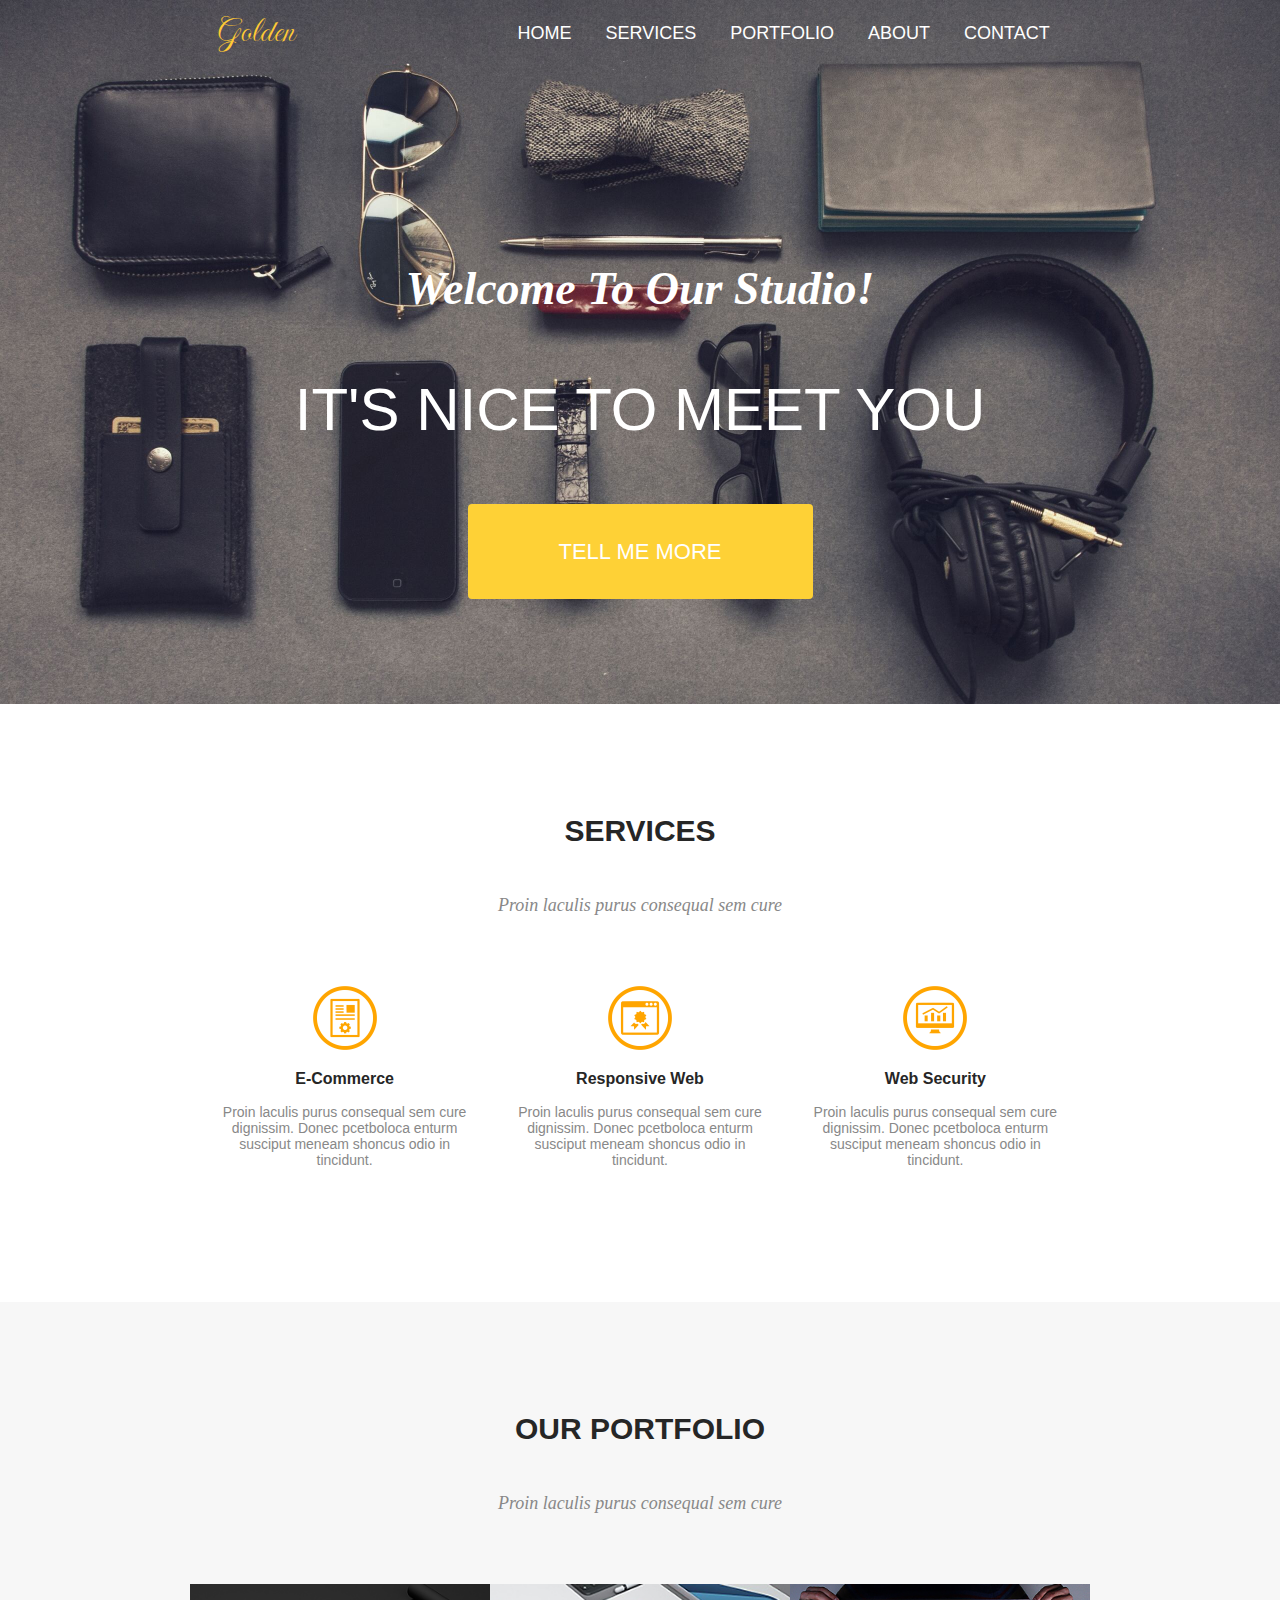
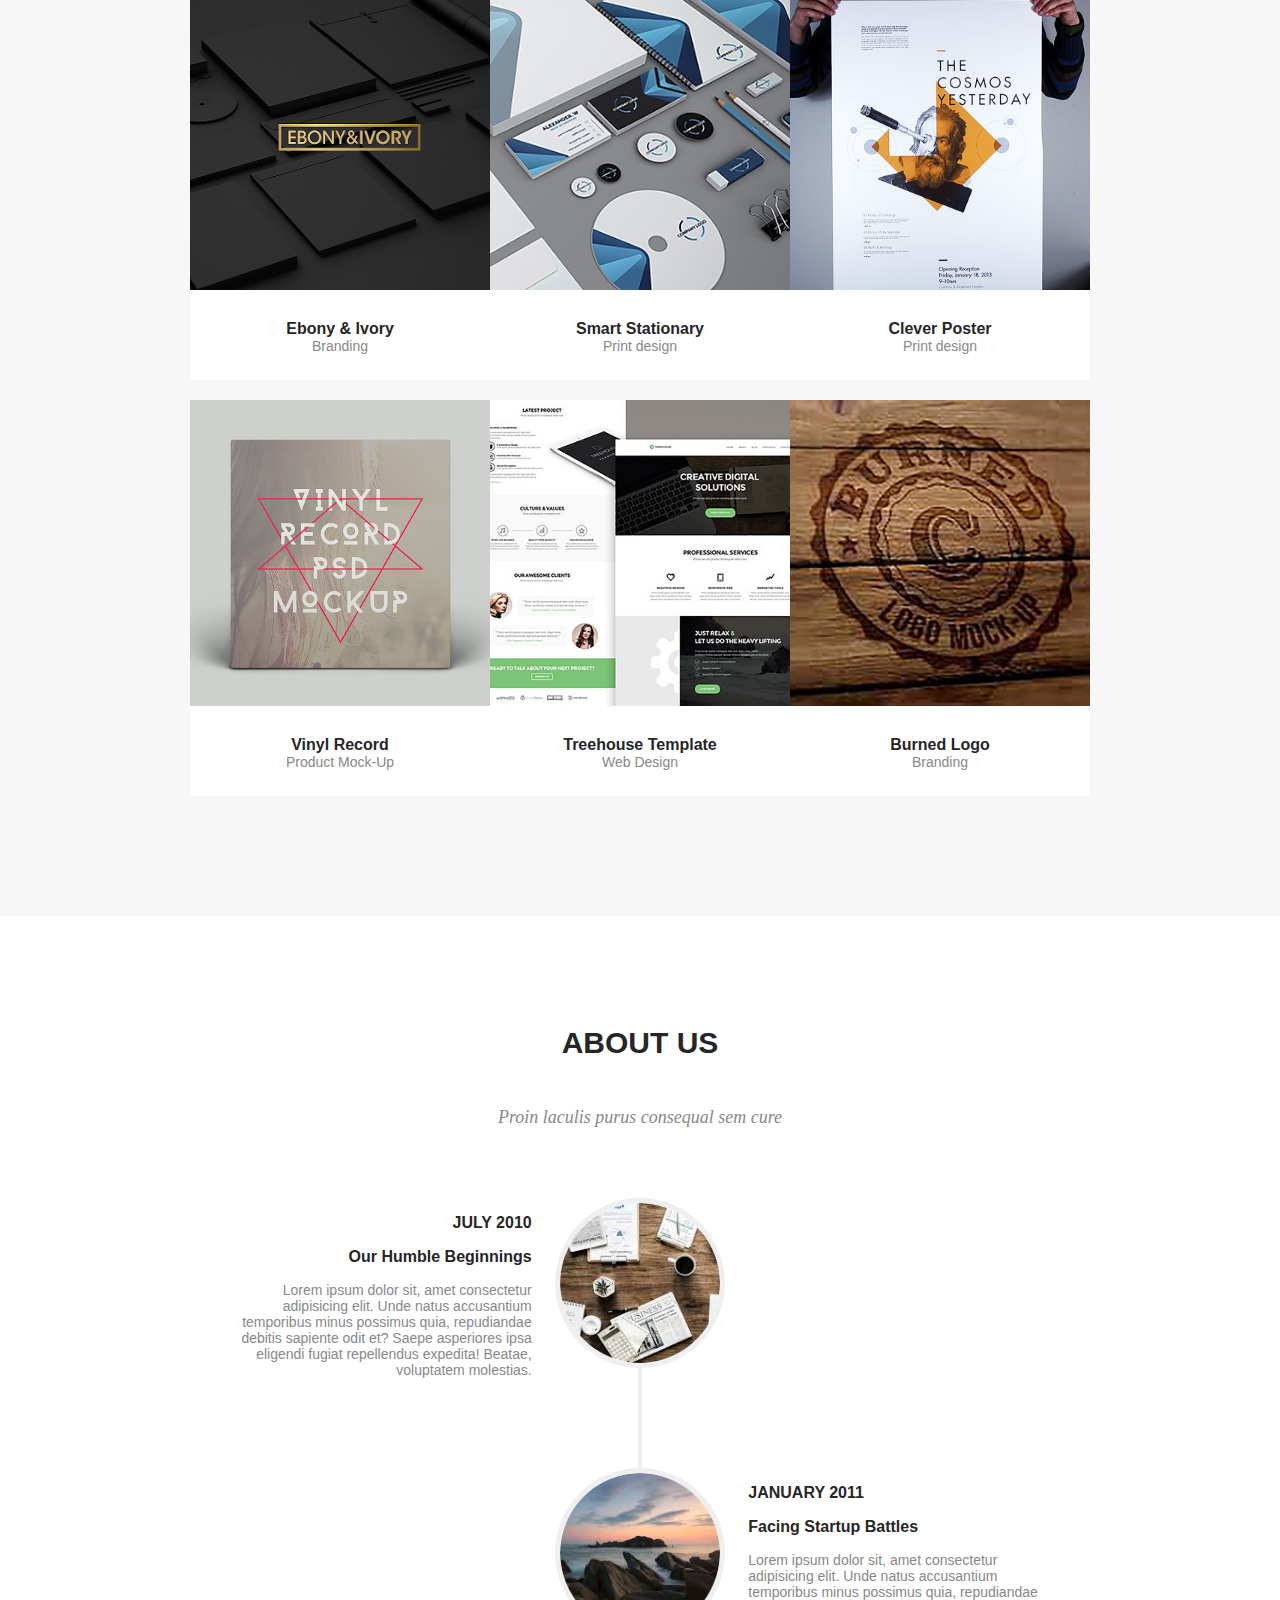
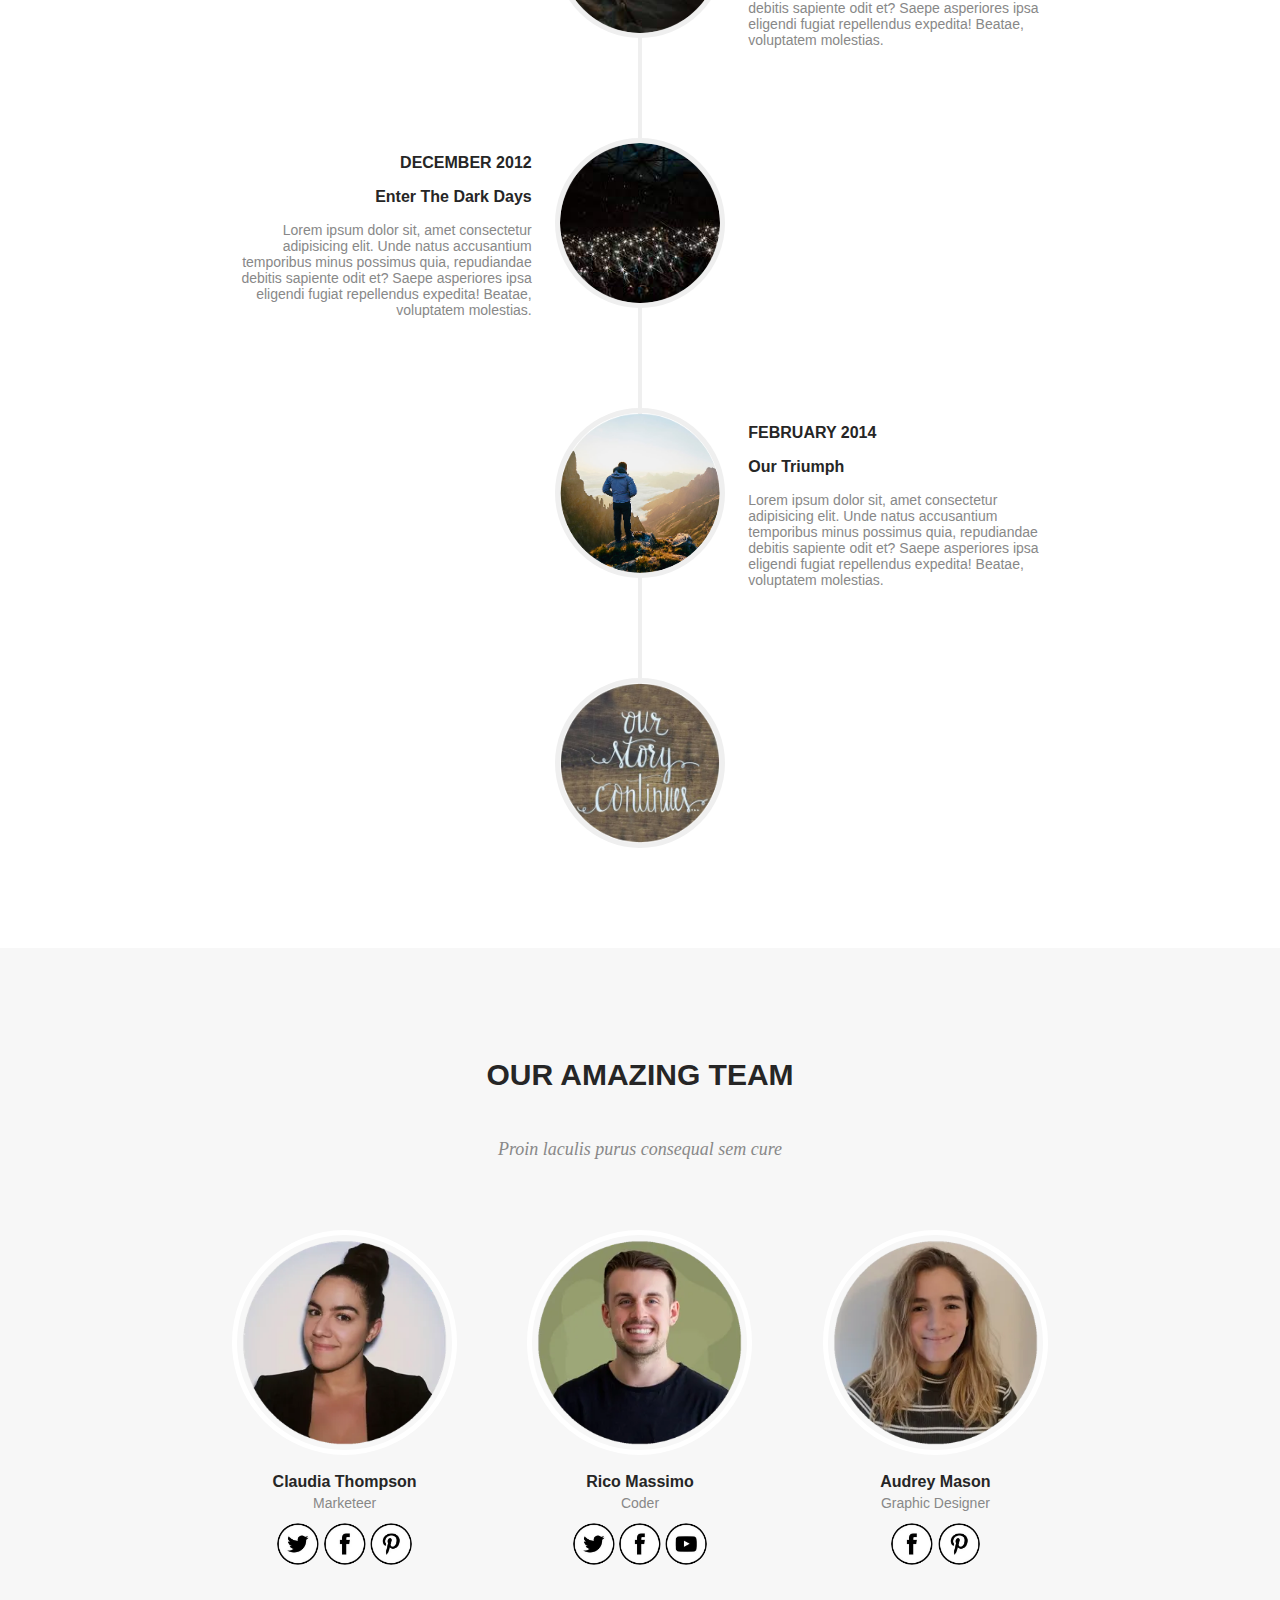
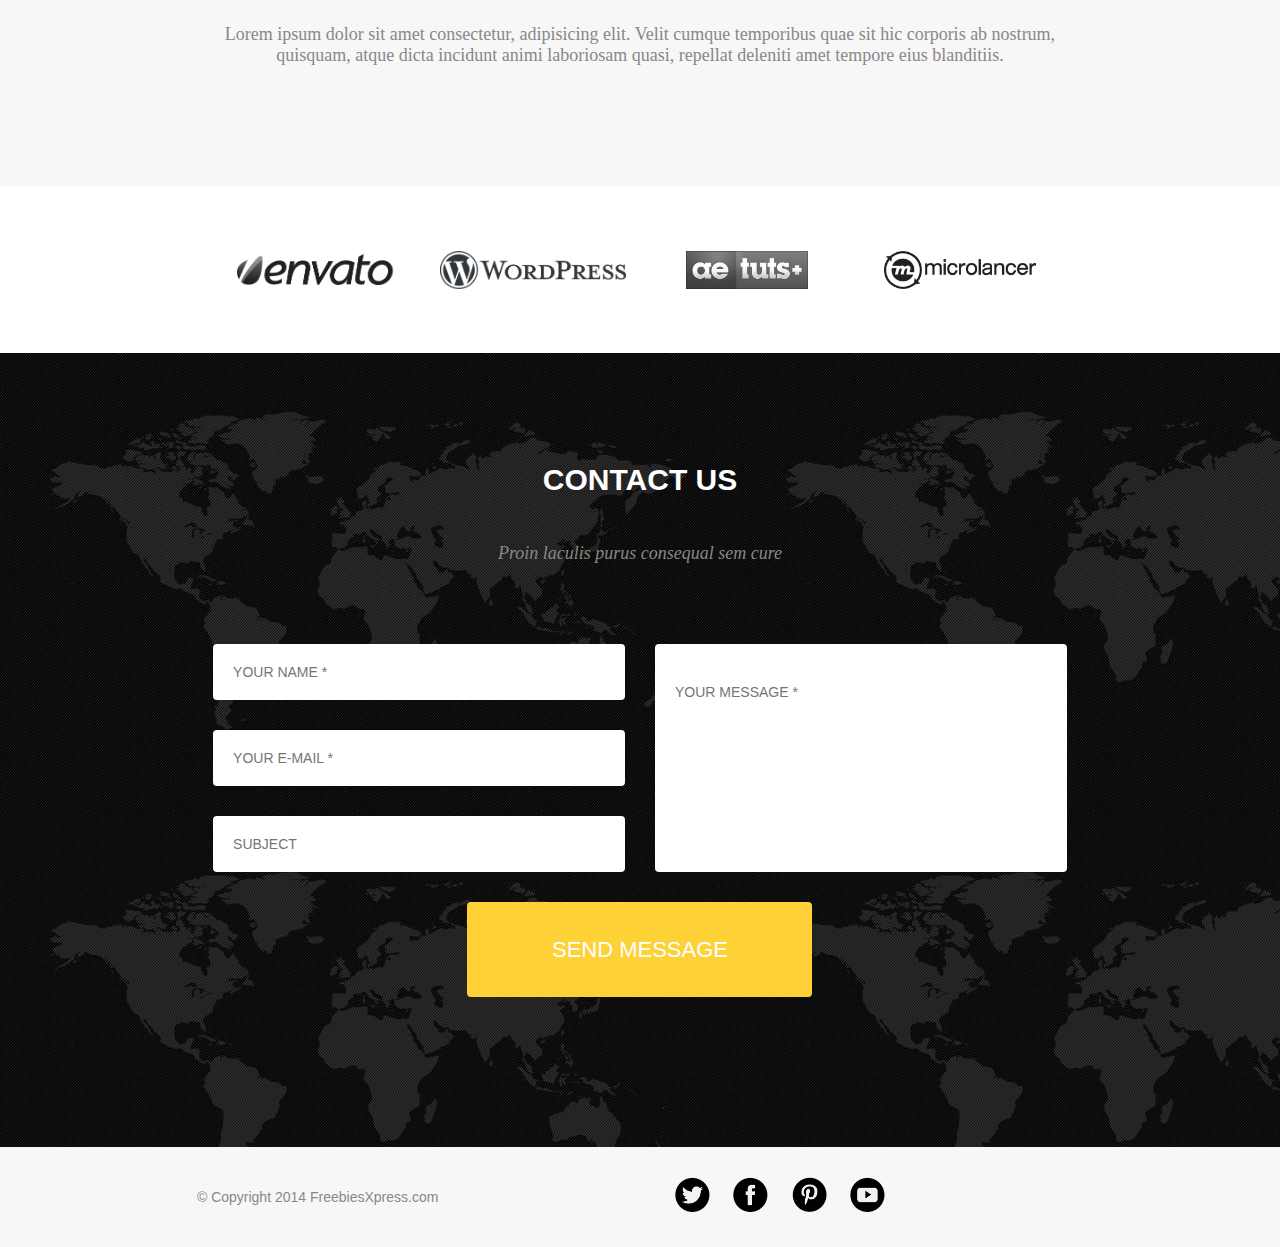
<file: golden/golden-website.html>
<!DOCTYPE html>
<html lang="en">
<head>
    <meta charset="UTF-8">
    <meta http-equiv="X-UA-Compatible" content="IE=edge">
    <meta name="viewport" content="width=device-width, initial-scale=1.0">
    <link href="https://fonts.googleapis.com/css2?family=Imperial+Script&display=swap" rel="stylesheet">
    <link rel="stylesheet" href="style.css">
    <title>Golden</title>
</head>
<body>
    <header>
        <nav>
            <div class="logo"><a href="#">Golden</a></div>
                <ul>
                    <li><a href="#">Home</a></li>
                    <li><a href="#">Services</a></li>
                    <li><a href="#">Portfolio</a></li>
                    <li><a href="#">About</a></li>
                    <li><a href="#">Contact</a></li>
                </ul>
        </nav>
            <h1>Welcome to our studio!</h1>
            <p>It's nice to meet you</p>
            <button onclick="location.href='#'" type="button">Tell me more</button>
    </header>
    <main>
        <section class="services">
            <h2>Services</h2>
            <h3>Proin laculis purus consequal sem cure</h3>
            <div class="benefits">
                <div class="ecommerce">
                    <img src="img/e-commerce.png" alt="ecommerce">
                    <p>E-Commerce</p>
                    <p>Proin laculis purus consequal sem cure dignissim. Donec pcetboloca enturm susciput meneam shoncus odio in tincidunt.</p>
                </div>
                <div class="responsive-web">
                    <img src="img/responsive-web.png" alt="responsive-web">
                    <p>Responsive Web</p>
                    <p>Proin laculis purus consequal sem cure dignissim. Donec pcetboloca enturm susciput meneam shoncus odio in tincidunt.</p>
                </div>
                <div class="web-security">
                    <img src="img/web-security.png" alt="web-security">
                    <p>Web Security</p>
                    <p>Proin laculis purus consequal sem cure dignissim. Donec pcetboloca enturm susciput meneam shoncus odio in tincidunt.</p>
                </div>
            </div>
        </section>
        <section class="portfolio">
            <h2>Our portfolio</h2>
            <h3>Proin laculis purus consequal sem cure</h3>
            <div class="portfolio-samples">
                <a href="#">
                    <img src="img/ebony.jpg" alt="ebony-and-ivory-branding">
                    <p>Ebony & Ivory</p>
                    <p>Branding</p>
                </a>
                <a href="#">
                    <img src="img/stationary.jpeg" alt="smart-stationary-print-design">
                    <p>Smart Stationary</p>
                    <p>Print design</p>
                </a>
                <a href="#">
                    <img src="img/poster.jpeg" alt="clever-poster-print-design">
                    <p>Clever Poster</p>
                    <p>Print design</p>
                </a>
                <a href="#">
                    <img src="img/vinyl.jpeg" alt="vinyl-record-product-mock-up">
                    <p>Vinyl Record</p>
                    <p>Product Mock-Up</p>
                </a>
                <a href="#">
                    <img src="img/treehouse.jpeg" alt="treehouse-template-web-design">
                    <p>Treehouse Template</p>
                    <p>Web Design</p>
                </a>
                <a href="#">
                    <img src="img/burned.jpeg" alt="burned-logo-branding">
                    <p>Burned Logo</p>
                    <p>Branding</p>
                </a>
            </div>
        </section>
        <section class="about">
            <h2>About us</h2>
            <h3>Proin laculis purus consequal sem cure</h3>
            <div class="story">
                <img src="img/slide-1.png" alt="slide-1" class="slide-1">
                <div class="left-side">
                    <p>JULY 2010</p>
                    <p>Our Humble Beginnings</p>
                    <p>Lorem ipsum dolor sit, amet consectetur adipisicing elit. Unde natus accusantium temporibus minus possimus quia, repudiandae debitis sapiente odit et? Saepe asperiores ipsa eligendi fugiat repellendus expedita! Beatae, voluptatem molestias.</p>
                </div>
                <img src="img/slide-2.png" alt="slide-2" class="slide-2">
                <div class="right-side">
                    <p>JANUARY 2011</p>
                    <p>Facing Startup Battles</p>
                    <p>Lorem ipsum dolor sit, amet consectetur adipisicing elit. Unde natus accusantium temporibus minus possimus quia, repudiandae debitis sapiente odit et? Saepe asperiores ipsa eligendi fugiat repellendus expedita! Beatae, voluptatem molestias.</p>
                </div>
                <img src="img/slide-3.png" alt="slide-3" class="slide-3">
                <div class="left-side">
                    <p>DECEMBER 2012</p>
                    <p>Enter The Dark Days</p>
                    <p>Lorem ipsum dolor sit, amet consectetur adipisicing elit. Unde natus accusantium temporibus minus possimus quia, repudiandae debitis sapiente odit et? Saepe asperiores ipsa eligendi fugiat repellendus expedita! Beatae, voluptatem molestias.</p>
                </div>
                <img src="img/slide-4.png" alt="slide-4" class="slide-4">
                <div class="right-side">
                    <p>FEBRUARY 2014</p>
                    <p>Our Triumph</p>
                    <p>Lorem ipsum dolor sit, amet consectetur adipisicing elit. Unde natus accusantium temporibus minus possimus quia, repudiandae debitis sapiente odit et? Saepe asperiores ipsa eligendi fugiat repellendus expedita! Beatae, voluptatem molestias.</p>
                </div>
                <img src="img/slide-5.png" alt="slide-5" class="slide-5">
            </div>
        </section>
        <section class="team">
            <h2>Our amazing team</h2>
            <h3>Proin laculis purus consequal sem cure</h3>
            <div class="persons">
                <div class="member">
                    <img src="img/claudia.webp" alt="claudia">
                    <p>Claudia Thompson</p>
                    <p>Marketeer</p>
                    <a href="#" class="social"><img src="img/twitter.png" alt="twitter"></a>
                    <a href="#" class="social"><img src="img/facebook.png" alt="facebook"></a>
                    <a href="#" class="social"><img src="img/pinterest.png" alt="pinterest"></a>
                </div>
                <div class="member">
                    <img src="img/rico.webp" alt="rico">
                    <p>Rico Massimo</p>
                    <p>Coder</p>
                    <a href="#" class="social"><img src="img/twitter.png" alt="twitter"></a>
                    <a href="#" class="social"><img src="img/facebook.png" alt="facebook"></a>
                    <a href="#" class="social"><img src="img/youtube.png" alt="youtube"></a>
                </div>
                <div class="member">
                    <img src="img/audrey.webp" alt="audrey">
                    <p>Audrey Mason</p>
                    <p>Graphic Designer</p>
                    <a href="#" class="social"><img src="img/facebook.png" alt="facebook"></a>
                    <a href="#" class="social"><img src="img/pinterest.png" alt="pinterest"></a>
                </div>
                <p class="desc">Lorem ipsum dolor sit amet consectetur, adipisicing elit. Velit cumque temporibus quae sit hic corporis ab nostrum, quisquam, atque dicta incidunt animi laboriosam quasi, repellat deleniti amet tempore eius blanditiis.</p>
            </div>
        </section>
        <section class="tools">
                <a href="#" class="envato"><img src="img/envato.png" alt="envato" height="26px"></a>
                <a href="#" class="wordpress"><img src="img/wordpress.png" alt="wordpress" height="36px"></a>
                <a href="#" class="ae-tuts"><img src="img/ae-tuts.png" alt="ae-tuts" height="36px"></a>
                <a href="#" class="microlancer"><img src="img/microlancer.png" alt="microlancer" height="38px"></a>
        </section>
        <section class="contact">
            <h2>Contact us</h2>
            <h3>Proin laculis purus consequal sem cure</h3>
            <form id="contact">
                <input type="text" name="name" placeholder="Your name *" required>
                <input type="email" name="email" placeholder="Your e-mail *" required>
                <input type="text" name="subject" placeholder="Subject">
                <textarea name="message" id="message" cols="30" rows="10" placeholder="Your message *" required></textarea>
                <input type="submit" value="Send message">
            </form>
            
        </section>
    </main>
    <footer>
        <p>© Copyright 2014 FreebiesXpress.com</p>
        <div>
            <img src="img/twitter-black.png" alt="twitter">
            <img src="img/facebook-black.png" alt="facebook">
            <img src="img/pinterest-black.png" alt="pinterest">
            <img src="img/youtube-black.png" alt="youtube">
        </div>
    </footer>
</body>
</html>
</file>
<file: style.css>
* {
    box-sizing: border-box;
}
body {
    margin: 0;
    padding: 0;
    font-family: Verdana, sans-serif;
    font-size: 12px;
    color: black;
}
header {
    padding-top: 20px;
}
.container {
    width: 1200px;
    margin: 0 auto;
}
.logo {
    margin-right: 40px;
    color: #3cb04b;
    font-size: 22px;
    text-decoration: none;
    letter-spacing: 3px;
}
.logo span {
    vertical-align: super;
    font-size: 10px;
    color: #979797;
    letter-spacing: 1px;
}
nav {
    margin: 30px 0 36px 0;
    display: flex;
    justify-content: center;
}
nav a {
    font-family: 'Times New Roman', Times, serif;
    font-size: 16px;
    color: white;
    margin-left: 25px;
    background-color: #3cb04b;
    padding: 0px 20px;
    text-decoration: none;
    height: 50px;
    text-transform: uppercase;
    line-height: 50px;
}
nav a:hover {
    color: grey;
}
nav a:first-child {
    margin-left: 0;
}
h1, h2 {
    text-transform: uppercase;
    font-family: Verdana, sans-serif;
    font-size: 12px;
    font-weight: 100;
}
hr {
    border: 0.5px solid #3cb04b;
}
.main-top, .main-mid, .main-bot {
    margin: 20px 0;
    justify-content: space-between;
    display: flex;
}
.main-top img {
    height: 240px;
}
.main-mid img {
    height: 175px;
}
.main-bot img{
    height: 110px;
}
.main-bot img:nth-child(3) {
    width: 290px;
}
footer {
    color: white;
    background-color: #3cb04b;
    height: 30px;
    text-align: center;
    line-height: 30px;
    margin-top: 50px;
}
img:hover {
    -webkit-filter: brightness(40%);
    filter: brightness(40%);
}
</file>
<file: golden/style.css>
* {
    box-sizing: border-box;
}
body {
    margin: 0;
    font-family: sans-serif;
}
header {
    font-size: 20px;
    color: white;
    background-image: url('img/bg.jpeg');
    background-size: cover;
    background-position: center;
    background-repeat: no-repeat;
    text-transform: uppercase;
    padding-bottom: 230px;
    display: grid;
    grid-template-columns: 1fr;
    grid-template-areas: "nav" "h1" "p" "button";
}
nav {
    grid-area: "nav";
    display: grid;
    grid-template-columns: 1fr 1fr 3fr 1fr;
    align-items: center;
}
div.logo {
    grid-column-start: 2;
}
.logo a {
    font-family: 'Imperial Script', cursive;
    font-size: 46px;
    color: #ffca35;
    text-transform: capitalize;
    text-decoration: none;
}
nav ul {
    list-style-type: none;
    display: flex;
    justify-content: flex-end;
    padding-top: 5px;
}
nav ul li {
    margin: 0 22px;
}
nav ul li a {
    text-decoration: none;
    color: white;
}
h1 {
    font: 60px serif;
    text-transform: capitalize;
    font-style: italic;
    font-weight: bold;
    text-align: center;
    margin: 305px 0 0 0;
}
h2 {
    font: 30px sans-serif;
    text-transform: uppercase;
    text-align: center;
    color: #262626;
    font-weight: bold;
    padding: 110px 0 22px 0;
    grid-area: h2;
    margin-top: 0;
}
h3 {
    font: 18px serif;
    text-align: center;
    font-style: italic;
    color: #888888;
    margin: 0;
    padding-bottom: 70px;
    grid-area: h3;
    margin-top: 0;
}
header p {
    font-size: 110px;
    text-align: center;
    margin: 75px 0;
}
header button {
    font-size: 22px;
    text-transform: uppercase;
    background-color: #fed136;
    color: white;
    border: none;
    border-radius: 4px;
    width: 345px;
    height: 95px;
    display: block;
    margin: 0 auto;
    cursor: pointer;
}
.services {
    display: grid;
    grid-template-columns: 1fr;
    grid-template-areas: "h2" "h3" "benefits";
    padding-bottom: 120px;
}
.benefits {
    display: grid;
    grid-template-columns: 1fr 1.5fr 1.5fr 1.5fr 1fr;
    grid-area: benefits;
    grid-template-areas: "ecommerce responsive-web web-security";
    text-align: center;
}
.benefits p:nth-child(2) {
    font: 16px sans-serif;
    font-weight: bold;
    color: #262626;
}
.benefits p:nth-child(3){
    font: 14px sans-serif;
    color: #888888;
    padding: 0 20px;
}
.ecommerce {
    grid-area: ecommerce;
    grid-column-start: 2;
}
.responsive-web {
    grid-area: responsive-web;
    grid-column-start: 3;
}
.web-security {
    grid-area: web-security;
    grid-column-start: 4;
}
.portfolio {
    background-color: #f7f7f7;
}
.portfolio-samples {
    display: grid;
    grid-template-columns: 1fr 1.5fr 1.5fr 1.5fr 1fr;
    grid-template-rows: 1fr 1fr;
    row-gap: 20px;
    padding-bottom: 120px;
    justify-items: center;
}
.portfolio-samples img {
    width: 300px;
    height: 306px;
    position: absolute;
}
.portfolio-samples a {
    width: 300px;
    height: 396px;
    background-color: pink;
    position: relative;
    text-decoration: none;
}
.portfolio-samples a p{
    background-color: white;
    text-align: center;
    margin: 0;
    position: relative;
    top: 306px;
}
.portfolio-samples a p:nth-child(2) {
    font: 16px sans-serif;
    font-weight: bold;
    color: #262626;
    padding-top: 30px;
}
.portfolio-samples a p:nth-child(3) {
    font: 14px sans-serif;
    color: #888888;
    padding-bottom: 26px;
}
.portfolio-samples a:nth-child(1) {
    grid-column-start: 2;
}
.portfolio-samples a:nth-child(4) {
    grid-column-start: 2;
}
.persons {
    display: grid;
    grid-template-columns: 1fr 1.5fr 1.5fr 1.5fr 1fr;
    justify-items: center;
    text-align: center;
}
.member:nth-child(1) {
    grid-column-start: 2;
}
.desc {
    grid-row-start: 2;
    grid-column-start: 2;
    grid-column-end: 5;
    padding-top: 55px;
    font: 18px serif;
    text-align: center;
    color: #888888;
    margin: 0;
}
.member img {
    width: 225px;
    height: 225px;
    border: 5px solid white;
    border-radius: 225px;
    padding-bottom: 5px 0;
}
.member p:nth-child(2) {
    font: 16px sans-serif;
    font-weight: bold;
    color: #262626;
    padding-top: 10px;
    line-height: 26px;
    margin: 0;
}
.member p:nth-child(3) {
    font: 14px sans-serif;
    color: #888888;
    padding-bottom: 12px;
    margin: 0;
}
a.social {
    display: inline-block;
}
a.social:hover {
    cursor: pointer;
}
.social img {
    width: 42px;
    height: 42px;
    border: none;
}
.team {
    background-color: #f7f7f7;
    padding-bottom: 120px;
}
.story {
    display: grid;
    grid-template-columns: 1fr 1.7fr 1.1fr 1.7fr 1fr;
    justify-items: center;
    text-align: center;
    height: 1250px;
    min-height:100%;
    background: linear-gradient(#efefef 0 0) 50%;
    background-size: 4px 100%;
    background-repeat: no-repeat;
}
.about {
    padding-bottom: 100px;
}
.story img {
    width: 170px;
    height: 170px;
    border: 5px solid #efefef;
    border-radius: 225px;
    margin-bottom: 100px;
    
}
.left-side p:nth-child(1), .left-side p:nth-child(2), .right-side p:nth-child(1), .right-side p:nth-child(2) {
    font: 16px sans-serif;
    font-weight: bold;
    color: #262626;
}
.left-side p:nth-child(3), .right-side p:nth-child(3) {
    font: 14px sans-serif;
    color: #888888;
}
.left-side:nth-last-of-type(4) {
    grid-column-start: 2;
    grid-row-start: 1;
    text-align: right;
    margin-left: 30px;
}
.left-side:nth-last-of-type(2) {
    grid-column-start: 2;
    grid-row-start: 3;
    text-align: right;
    margin-left: 30px;
}
.right-side:nth-last-of-type(3) {
    grid-column-start: 4;
    grid-row-start: 2;
    text-align: left;
    margin-right: 30px;
}
.right-side:nth-last-of-type(1) {
    grid-column-start: 4;
    grid-row-start: 4;
    text-align: left;
    margin-right: 30px;
}
.slide-1 {
    grid-row-start: 1;
    grid-column-start: 3;
}
.slide-2 {
    grid-row-start: 2;
    grid-column-start: 3;
}
.slide-3 {
    grid-row-start: 3;
    grid-column-start: 3;
}
.slide-4 {
    grid-row-start: 4;
    grid-column-start: 3;
}
.slide-5 {
    grid-row-start: 5;
    grid-column-start: 3;
}
.tools {
    display: grid;
    grid-template-columns: 1fr 1fr 1fr 1fr 1fr 1fr;
    justify-content: space-around;
    align-items: center;
    padding: 60px 0;
    justify-items: center;
}
.tools img {
    padding-top: 5px;
    height: 43px;
}
.envato {
    grid-column-start: 2;
    padding: 0;
}
.envato img {
    height: 36px;
}
.wordpress {
    grid-column-start: 3;
}
.ae-tuts {
    grid-column-start: 4;
}
.microlancer {
    grid-column-start: 5;
}
.contact {
    background-image: url(img/bg-dark.jpeg);
    padding-bottom: 120px;
}
.contact h2{
    color: white;
}
.contact h3 {
    padding-bottom: 80px;
}
#contact {
    display: grid;
    grid-template-columns: 1fr 2.25fr 2.25fr 1fr;
    gap: 30px;
    margin-bottom: 30px;
}
#contact input {
    grid-column-start: 2;
    height: 56px;
    border: none;
    border-radius: 4px;
}
#contact textarea {
    grid-column-start: 3;
    grid-row-start: 1;
    grid-row-end: 4;
    border: none;
    border-radius: 4px;
    resize: none;
}
#contact input[type="submit"] {
    grid-column-start: 2;
    grid-column-end: 4;
    grid-row-start: 4;
    font-size: 22px;
    text-transform: uppercase;
    background-color: #fed136;
    color: white;
    border: none;
    border-radius: 4px;
    width: 345px;
    height: 95px;
    display: block;
    margin: 0 auto;
    cursor: pointer;
}
#contact input::placeholder, #contact textarea::placeholder {
    text-transform: uppercase;
    font: 14px sans-serif;
}
#contact textarea::placeholder {
    padding-top: 20px;
}
#contact input, #contact textarea {
    font: 14px sans-serif;
    color: #888888;
    padding: 20px;
}
footer {
    display: grid;
    grid-template-columns: 1fr 1.5fr 3fr 1fr;
    height: 100px;
    background-color: #f7f7f7;
    align-items: center;
}
footer p {
    grid-column-start: 2;
    font: 14px sans-serif;
    color: #888888;
}
footer div {
    grid-column-start: 3;
    justify-self: center;
}
footer img {
    width: 38px;
    height: 38px;
    margin-right: 16px;
}
@media only screen and (min-width: 1260px) and (max-width: 1560px) {
    header p {
        font-size: 60px;
        margin: 60px 0;
    }
    h1 {
        font-size: 46px;
        margin-top: 200px;
    }
    header {
        font-size: 18px;
        padding-bottom: 105px;
    }
    nav ul li {
        margin: 0 17px;
    }
    .logo a {
        font-size: 36px;
    }
}
@media only screen and (min-width: 740px) and (max-width: 1260px) {
    header p {
        font-size: 60px;
        margin: 45px 0;
    }
    h1 {
        font-size: 40px;
        margin-top: 105px;
    }
    header {
        font-size: 16px;
        padding-bottom: 145px;
    }
    nav ul li {
        margin: 0 12px;
    }
    .logo a {
        font-size: 32px;
    }
}
@media only screen and (max-width: 740px) {
    header p {
        font-size: 40px;
        margin: 25px 0;
    }
    h1 {
        font-size: 30px;
        margin-top: 55px;
    }
    header {
        font-size: 10px;
        padding-bottom: 55px;
    }
    nav ul li {
        margin: 0 12px;
    }
    .logo a {
        font-size: 26px;
    }
    header button {
        width: 145px;
        height: 45px;
        font-size: 14px;
    }
}
</file>
<file: yoga/style.css>
* {
    box-sizing: border-box;
}
body {
    margin: 0;
    padding: 0;
    font-family: Corbel;
}
header {
    padding-top: 45px;
    padding-bottom: 170px;
}
.container {
    max-width: 1100px;
    margin: 0 auto;
}
.logo {
    width: 95px;
    height: 40px;
    display: block;
    margin-bottom: 195px;
}
.main-top {
    display: flex;
    justify-content: space-between;
}
.main-text {
    display: flex;
    flex-direction: column;
    justify-content: center;
    width: 475px;
}
.main-bg {
    background-image: url(images/bg.png);
    width: 535px;
    height: 450px;
    background-repeat: no-repeat;
    background-size: contain;
}
h1 {
    color: #9B51E0;
    font-size: 64px;
    line-height: 77px;
    margin: 0;
}
h2 {
    color: #9B51E0;
    font-size: 48px;
    text-align: center;
}
h3 {
    color: #9B51E0;
    font-size: 36px;
}
h4 {
    color: #646F75;
    font-size: 24px;
}
h5 {
    color: #646F75;
    font-size: 18px;
}
p {
    color: #646F75;
    font-size: 24px;
    line-height: 29px;
}
span {
    color: #646F75;
    font-size: 48px;
}
button {
    font-size: 24px;
    font-weight: 700;
    color: #fff;
    background: #9B51E0;
    width: 145px;
    height: 50px;
    border: none;
    border-radius: 25px;
    margin-top: 25px;
    cursor: pointer;
    user-select: none;
}
button:hover {
    background: #DFDBF5;
}
.section-price {
    background-color: #DFDBF5;
    padding-bottom: 170px;
    padding-top: 140px;
}
.prices {
    display: flex;
    justify-content: space-between;
    margin-top: 80px;
}
.card {
    width: 320px;
    height: 450px;
    background-color: white;
    border-radius: 45px;
    padding: 40px;
}
.premium {
    background-color: #9B51E0;
    color: #fff;
}
.premium ul li, .premium h3, .premium span {
    color: #fff;
}
.premium ul li::before {
    color: #fff;
    content: url(images/arrow-white.png);
}
.premium .card-price button:hover {
    background: #DFDBF5;
    color: #9B51E0;
}
.card h3 {
 text-align: center;
 line-height: 43.5px;
 margin: 0;
 margin-bottom: 30px;
}
.card button {
    background: #fff;
    border: 1px solid #646F75;
    color: #646F75;
    font-size: 24px;
}
.card button:hover {
    background: #9B51E0;
    color: #fff;
    border: none;
}
.card li {
    list-style-type: none;
    color: #646F75;
    font-size: 18px;
    margin-bottom: 20px;
    line-height: 21.75px;
    position: relative;
}
.card li::before {
    content: url(images/arrow.png);
    position: absolute;
    top: 3px;
    left: -40px;
}
.card-price {
    display: flex;
    justify-content: space-between; 
    align-items: baseline;
}
.section-about {
    padding: 100px 0 140px 0;
}
.card-about {
    display: flex;
    justify-content: space-between;
    flex-wrap: wrap;
}
.about {
    width: 320px;
    height: 230px;
    border-radius: 45px;
    background-color: #DFDBF5;
    margin-top: 60px;
    padding: 0 20px;
    display: flex;
    align-items: center;
}
.section-footer {
    display: flex;
    justify-content: space-between;
    align-items: center;
}
.social-icons {
    display: flex;
    justify-content: space-between;
    width: 195px;
}
.social-icons img {
    width: 30px;
    height: 30px;
}
footer {
    background-color: #9B51E9;
    height: 130px;
    color: #fff;
    padding: 35px 0;
}
footer p {
    font-size: 18px;
    color: #fff;
    text-align: center;
    margin: 0;
}
</file>
<file: style2.css>
* {
    box-sizing: border-box;
}
body {
    margin: 0;
    padding: 0;
    font-family: Verdana, sans-serif;
    font-size: 12px;
    color: black;
}
.container {
    width: 780px;
    margin: 0 auto;
}
.logo {
    margin-right: 40px;
    color: #3cb04b;
    font-size: 22px;
    text-decoration: none;
    letter-spacing: 3px;
}
.logo span {
    vertical-align: super;
    font-size: 10px;
    color: #979797;
    letter-spacing: 1px;
}
nav {
    margin: 30px 0 36px 0;
    display: flex;
    justify-content: center;
}
nav a {
    font-family: 'Times New Roman', Times, serif;
    font-size: 16px;
    color: white;
    margin-left: 25px;
    background-color: #3cb04b;
    padding: 0px 20px;
    text-decoration: none;
    height: 50px;
    text-transform: uppercase;
    line-height: 50px;
}
nav a:hover {
    color: grey;
}
nav a:first-child {
    margin-left: 0;
}
main p {
    text-transform: uppercase;
}
hr {
    border: 0.5px solid #3cb04b;
}
.main-top, .main-mid, .main-bot {
    margin: 20px 0;
    justify-content: space-between;
    display: flex;
}
.main-top img {
    height: 160px;
}
.main-mid img {
    height: 116px;
}
.main-bot img{
    height: 72px;
}
.main-bot img:nth-child(3) {
    width: 240px;
}
footer {
    color: white;
    background-color: #3cb04b;
    height: 30px;
    text-align: center;
    line-height: 30px;
    margin-top: 150px;
}
img:hover {
    -webkit-filter: brightness(40%);
    filter: brightness(40%);
}
</file>
<file: bio/style.css>
* {
    box-sizing: border-box;
}
body {
    margin: 0;
    padding: 0;
    font-family: 'Segoe UI', Tahoma, Geneva, Verdana, sans-serif;
    font-size: 14px;
    color: #909090;
}
.container {
    width: 930px;
    margin: 0 auto;
}
header {
    display: flex;
    justify-content: flex-start;
}
.logo {
    margin-right: 40px;
    font-family: 'Rockwell', 'Lucida Sans Unicode', 'Lucida Grande', 'Lucida Sans', Arial, sans-serif;
    color: #91d043;
    text-transform: uppercase;
    font-size: 60px;
    text-decoration: none;
}
.logo span {
    font-family: 'Trebuchet MS', 'Lucida Sans Unicode', 'Lucida Grande', 'Lucida Sans', Arial, sans-serif;
    vertical-align: super;
    font-size: 30px;
    color: #cfcfcf;
    text-transform: lowercase;
}
nav {
    width: 100%;
    margin-top: 15px;
    display: flex;
    background-color: #91d043;
    height: 30px;
    align-items: center;
}
nav a {
    color: white;
    padding: 5px 20px;
    display: inline-block;
    text-decoration: none;
    border-right: 1px solid white;
    height: 30px;
}
nav a:hover {
    color: grey;
}
nav a:last-child {
    border: none;
}
.main-top {
    display: flex;
    margin-bottom: 12px;
}
figure {
    position: relative;
    margin: 0;
}
figcaption {
    position: absolute;
    bottom: 0px;
    left: 0;
    padding-left: 10px;
    background-color: #95d14b;
    color: white;
    height: 20px;
    width: 100%;
    display: inline-block;
    font-size: 16px;
}
h1, h2 {
    font-size: 32px;
    font-weight: 400;
    line-height: 32px;
    margin: 0;
}
.main-tx {
    margin: 5px 20px 0 20px;
    font-size: 18px;
    font-weight: 100;
}
.main-tx p {
    margin-top: 25px;
}

article img {
    width: 218px;
    height: 147px;
}
.main-bot {
    margin-top: 15px;
    display: flex;
    justify-content: space-between;
}
article {
    width: 220px;
    font-weight: 100;
}
h3 {
    font-size: 18px;
    font-weight: 400;
    margin: 10px 0;
}
article a {
    text-decoration: none;
    color: black;
}
p {
    margin-bottom: 0;
}
a span {
    font-size: 30px;
    font-weight: 400;
    color: lightgrey;
    vertical-align: sub;
    letter-spacing: 6px;
}
</file>
<file: bootstrap/style.css>
body {
    background: radial-gradient(#60b5d8, #48a5d0);
}
form {
    margin: auto;
    margin-top: 10%;
    width: 400px;
    box-shadow: 0 0 0 10px rgba(0, 0, 0, 0.1);
    border-radius: 3px;
    background-color: white;
    box-sizing: border-box;
}
.forgot {
    margin: auto;
    margin-top: 20px;
    width: 272px;
    font-size: 14px;
}
.forgot a {
    color: white;
    text-decoration: none;
}
.forgot span {
    font-weight: 700;
}
fieldset > legend {
    padding: 10px 0;
    background: linear-gradient(white, #f4f4f4);
    border-bottom: 1px solid #cfcfcf;  
    font-weight: 700;
    text-align: center;
    color: #555;
    font-size: 20px;
    margin-bottom: 30px;
}
.mb-3 {
    padding: 0 20px;
}
div input[type=email] {
    margin-bottom: 30px;
}
.mb-3+.form-check {
    margin-left: 20px;
    float: left;
    margin-top: 20px;
    padding: 0 0 0 20px;
}
button.btn.btn-primary{
    float: right;
    margin-bottom: 30px;
    margin-top: 15px;
    margin-right: 30px;
    background: linear-gradient(#ebf3f7, #d2e6ef);
    color: #5c7b91;
    border: 1px solid #bbcccf;
    border-radius: 25px;
    font-weight: 700;
    width: 80px;
    height: 33px;
    padding: 0;
}
</file>
